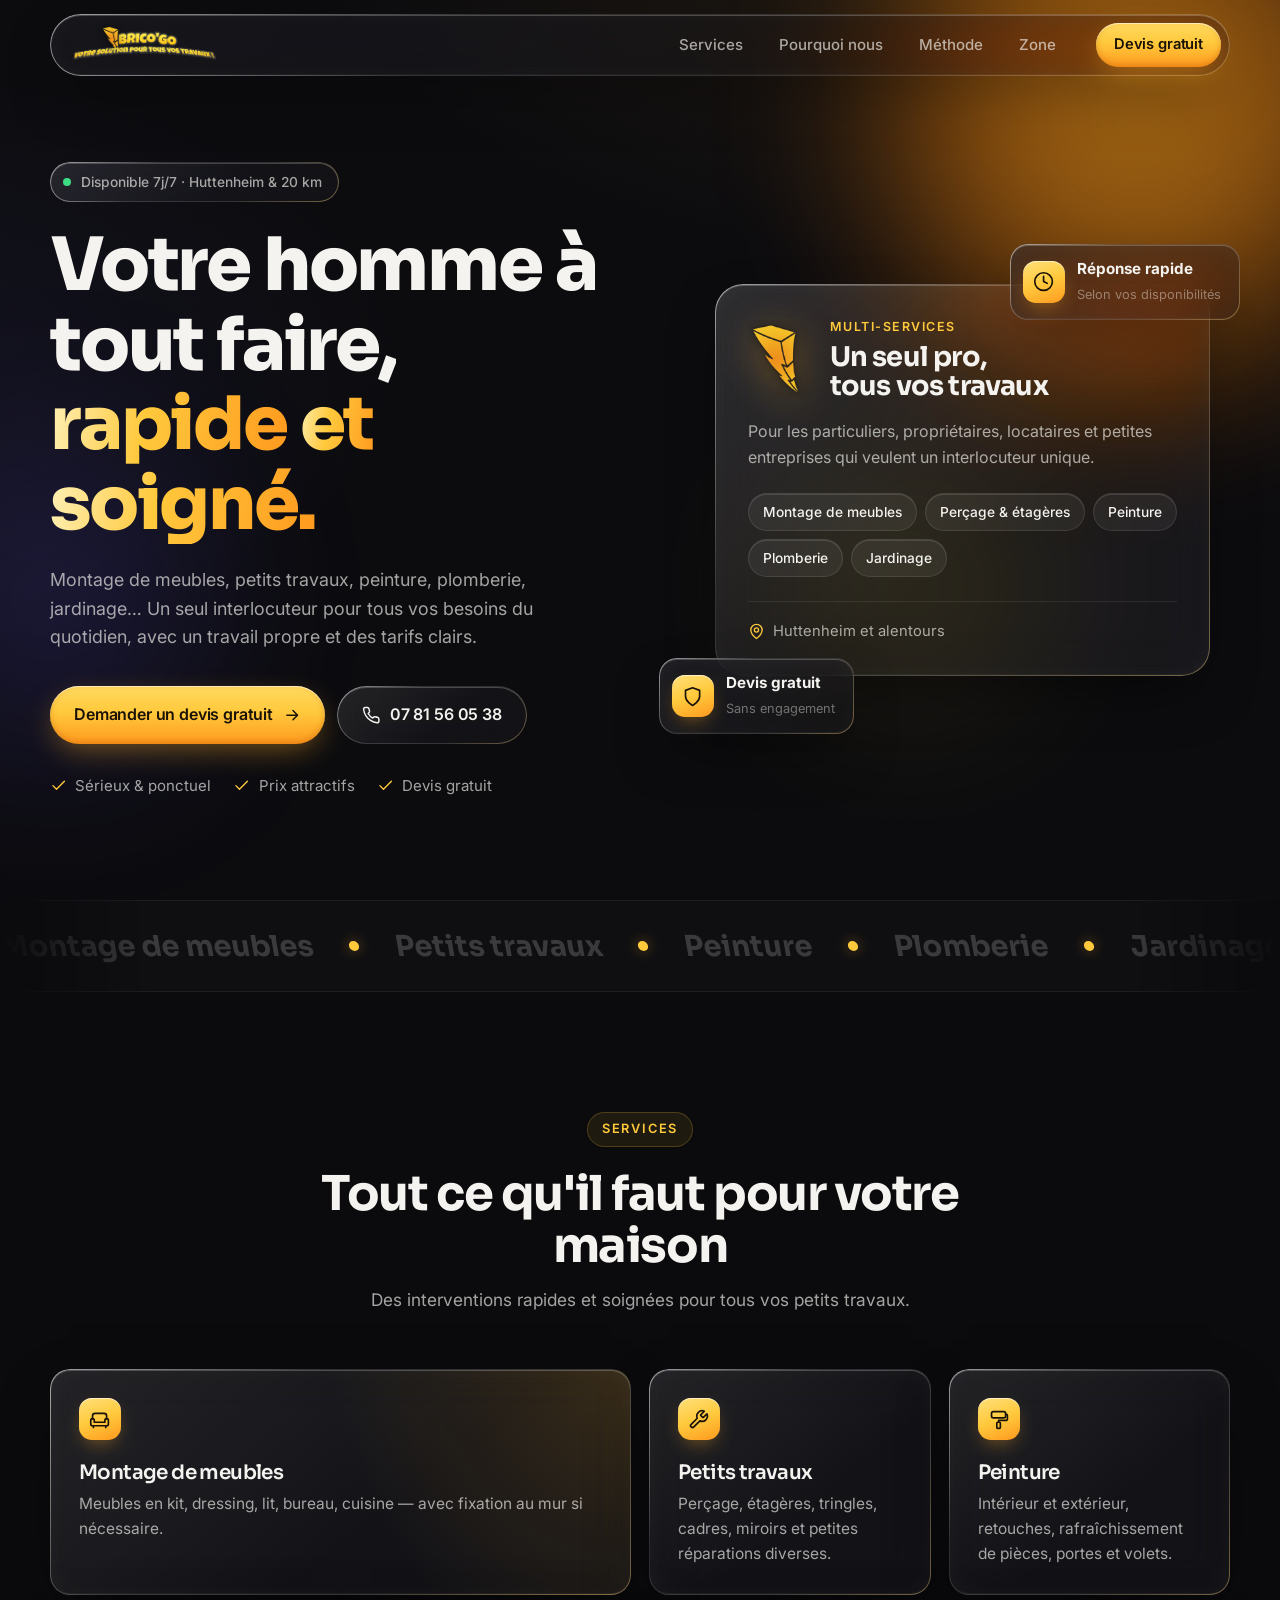
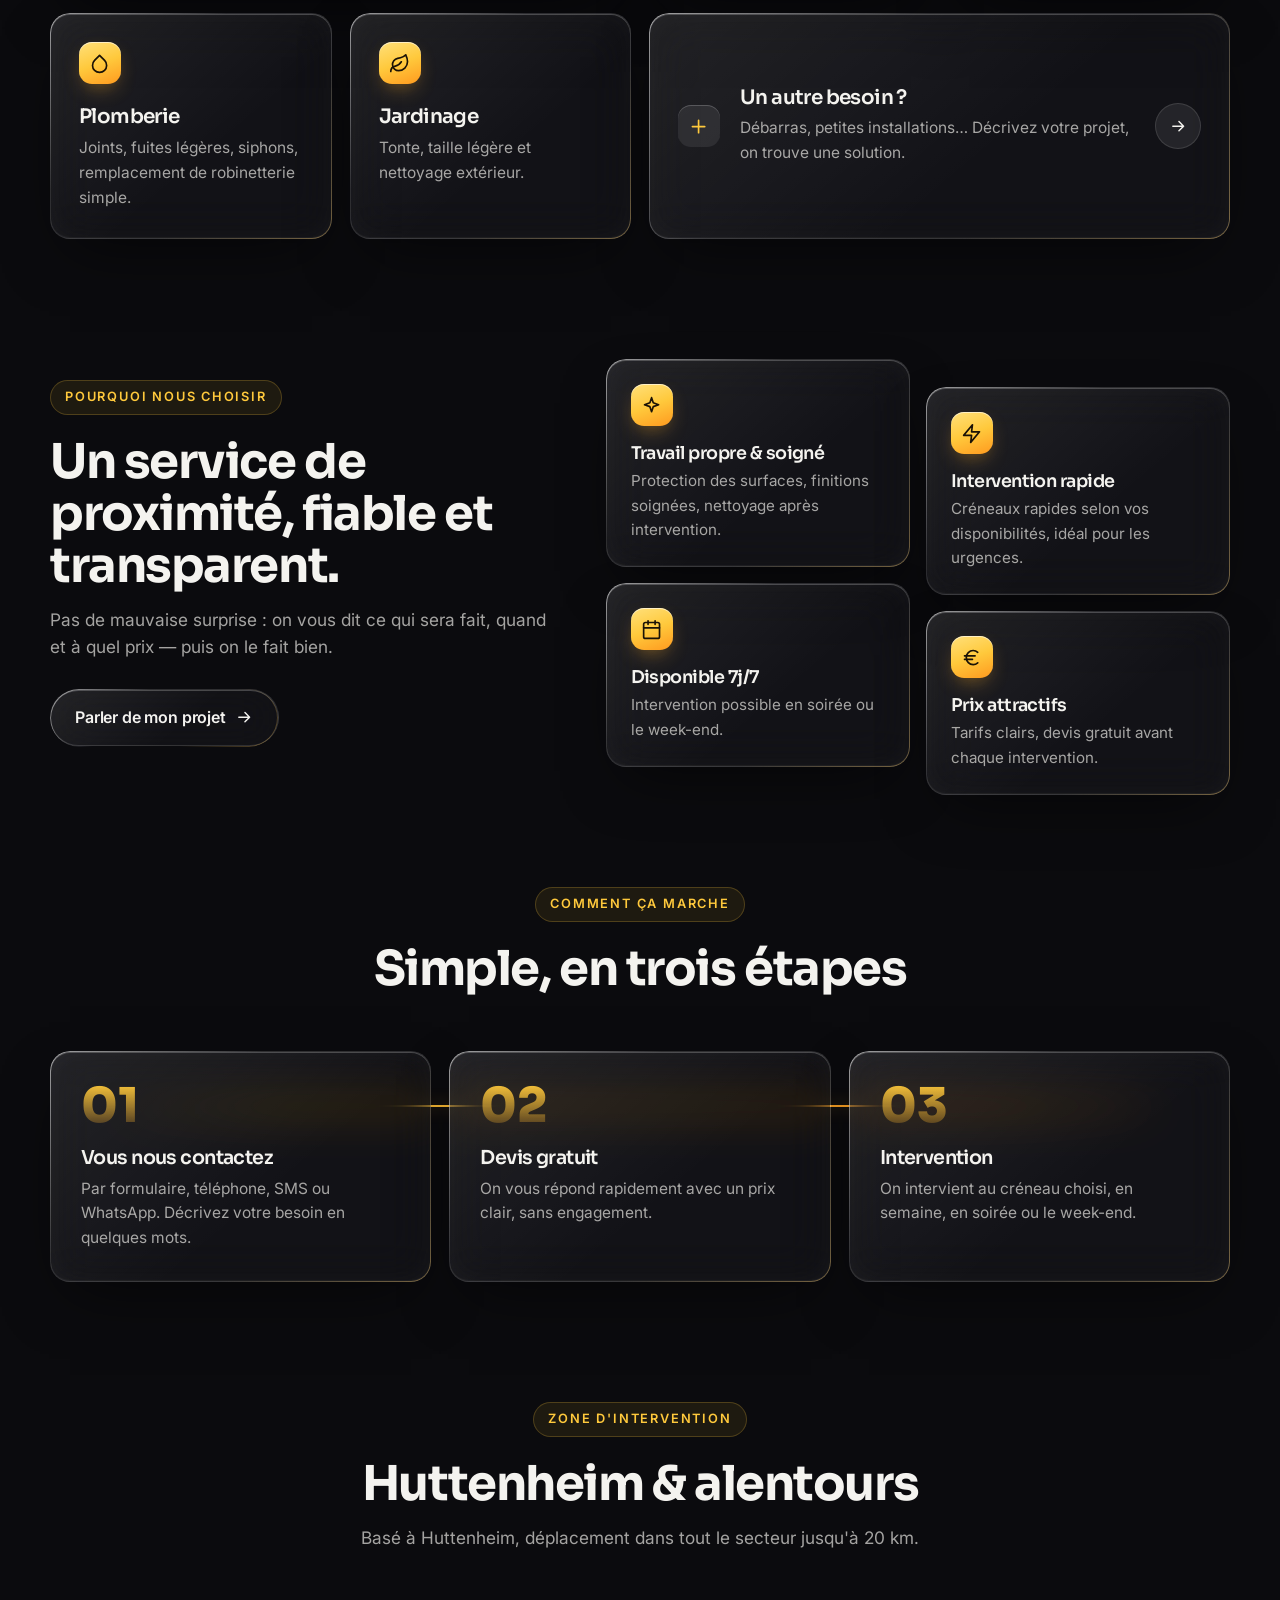
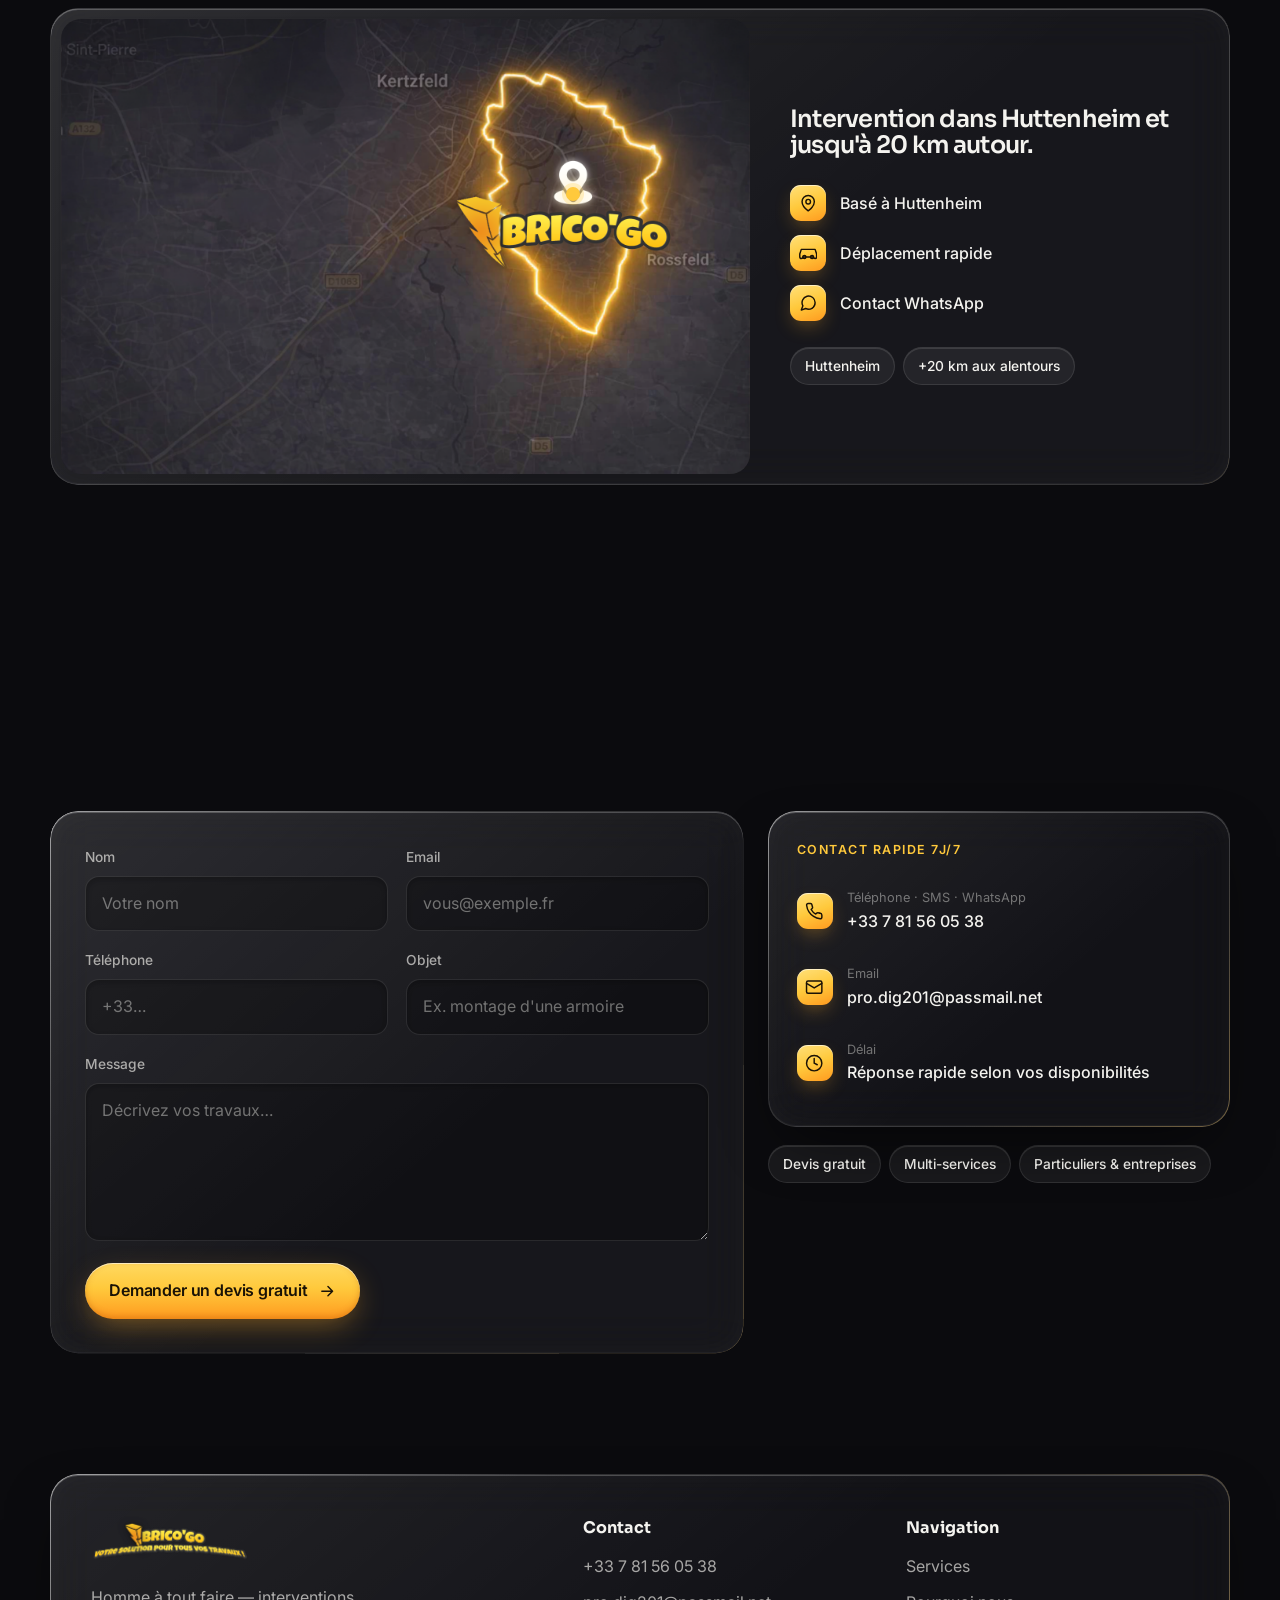
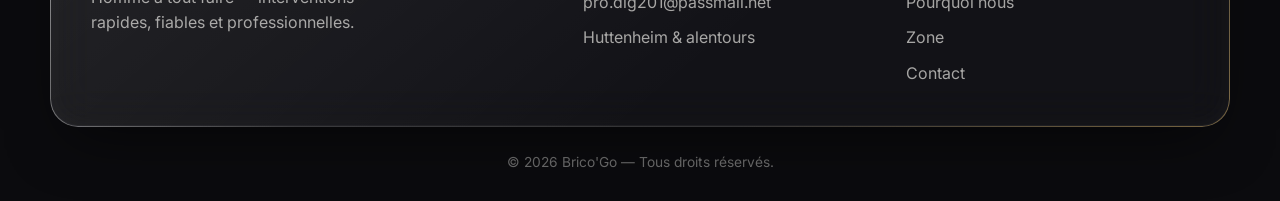
<file: index.html>
<!DOCTYPE html>
<html lang="fr">
<head>
  <meta charset="UTF-8">
  <meta name="viewport" content="width=device-width, initial-scale=1">
  <title>Brico'Go — Homme à tout faire à Huttenheim, 7j/7</title>
  <meta name="description" content="Brico'Go : montage de meubles, petits travaux, peinture, plomberie et jardinage à Huttenheim et jusqu'à 20 km autour. Devis gratuit, intervention rapide 7j/7.">
  <meta name="theme-color" content="#0b0b0e">

  <link rel="icon" type="image/png" sizes="32x32" href="icon/favicon-32.png">
  <link rel="icon" type="image/png" sizes="16x16" href="icon/favicon-16.png">
  <link rel="apple-touch-icon" sizes="180x180" href="icon/apple-touch-icon-iphone-retina.png">

  <link rel="preconnect" href="https://fonts.googleapis.com">
  <link rel="preconnect" href="https://fonts.gstatic.com" crossorigin>
  <link href="https://fonts.googleapis.com/css2?family=Inter:wght@400;500;600;700&family=Sora:wght@600;700;800&display=swap" rel="stylesheet">
  <link rel="stylesheet" href="style.css">
  <script>
    try {
      if (!sessionStorage.getItem('bg-intro') && !matchMedia('(prefers-reduced-motion: reduce)').matches) {
        document.documentElement.classList.add('has-intro');
        sessionStorage.setItem('bg-intro', '1');
      }
    } catch (e) {}
  </script>
</head>
<body>

<!-- Intro animée (1re visite de la session) -->
<div class="intro" aria-hidden="true">
  <span class="intro-flash"></span>
  <span class="intro-ring"></span>
  <div class="intro-mark">
    <img src="img/icon.png" alt="" class="intro-bolt" width="188" height="227">
    <span class="intro-word">Brico'Go</span>
  </div>
</div>

<!-- Progression de lecture -->
<div class="progress" aria-hidden="true"></div>

<!-- Fond ambiant -->
<div class="ambient" aria-hidden="true">
  <span class="orb orb-1"></span>
  <span class="orb orb-2"></span>
  <span class="orb orb-3"></span>
  <span class="grain"></span>
  <span class="cursor-glow"></span>
</div>

<!-- SVG sprite -->
<svg width="0" height="0" style="position:absolute" aria-hidden="true">
  <defs>
    <symbol id="i-sofa" viewBox="0 0 24 24"><path d="M4 11V8a3 3 0 0 1 3-3h10a3 3 0 0 1 3 3v3"/><path d="M2 13a2 2 0 0 1 4 0v2h12v-2a2 2 0 1 1 4 0v4a2 2 0 0 1-2 2H4a2 2 0 0 1-2-2z"/><path d="M5 19v2M19 19v2"/></symbol>
    <symbol id="i-drill" viewBox="0 0 24 24"><path d="M14.7 6.3a1 1 0 0 0 0 1.4l1.6 1.6a1 1 0 0 0 1.4 0l3.77-3.77a6 6 0 0 1-7.94 7.94l-6.91 6.91a2.12 2.12 0 0 1-3-3l6.91-6.91a6 6 0 0 1 7.94-7.94z"/></symbol>
    <symbol id="i-brush" viewBox="0 0 24 24"><path d="M18 3H6a2 2 0 0 0-2 2v3a2 2 0 0 0 2 2h12a2 2 0 0 0 2-2V5a2 2 0 0 0-2-2z"/><path d="M20 6h1a1 1 0 0 1 1 1v4a2 2 0 0 1-2 2h-8v2"/><rect x="10" y="15" width="4" height="7" rx="1"/></symbol>
    <symbol id="i-drop" viewBox="0 0 24 24"><path d="M12 2.7 6.3 8.4a8 8 0 1 0 11.4 0z"/></symbol>
    <symbol id="i-leaf" viewBox="0 0 24 24"><path d="M11 20A7 7 0 0 1 9.8 6.1C15.5 5 17 4.5 19 2c1 2 2 4.2 2 8 0 5.5-4.8 10-10 10z"/><path d="M2 21c0-3 1.9-5.4 5.2-6.1 2.5-.5 5-2 6.8-4.9"/></symbol>
    <symbol id="i-plus" viewBox="0 0 24 24"><path d="M12 5v14M5 12h14"/></symbol>
    <symbol id="i-spark" viewBox="0 0 24 24"><path d="M12 3l1.9 5.8L20 11l-6.1 2.2L12 19l-1.9-5.8L4 11l6.1-2.2z"/></symbol>
    <symbol id="i-bolt" viewBox="0 0 24 24"><path d="M13 2 3 14h9l-1 8 10-12h-9z"/></symbol>
    <symbol id="i-cal" viewBox="0 0 24 24"><rect x="3" y="4" width="18" height="18" rx="2"/><path d="M16 2v4M8 2v4M3 10h18"/></symbol>
    <symbol id="i-euro" viewBox="0 0 24 24"><path d="M4 10h12M4 14h9"/><path d="M19 6a7.7 7.7 0 0 0-5.2-2A7.9 7.9 0 0 0 6 12c0 4.4 3.5 8 7.8 8 2 0 3.8-.8 5.2-2"/></symbol>
    <symbol id="i-phone" viewBox="0 0 24 24"><path d="M22 16.9v3a2 2 0 0 1-2.2 2 19.8 19.8 0 0 1-8.6-3.1 19.5 19.5 0 0 1-6-6A19.8 19.8 0 0 1 2.1 4.2 2 2 0 0 1 4.1 2h3a2 2 0 0 1 2 1.7c.1.9.4 1.8.7 2.7a2 2 0 0 1-.5 2.1L8 9.8a16 16 0 0 0 6 6l1.3-1.3a2 2 0 0 1 2.1-.4c.9.3 1.8.6 2.7.7a2 2 0 0 1 1.7 2z"/></symbol>
    <symbol id="i-mail" viewBox="0 0 24 24"><rect x="2" y="4" width="20" height="16" rx="2"/><path d="m22 7-10 6L2 7"/></symbol>
    <symbol id="i-pin" viewBox="0 0 24 24"><path d="M20 10c0 6-8 12-8 12s-8-6-8-12a8 8 0 0 1 16 0z"/><circle cx="12" cy="10" r="3"/></symbol>
    <symbol id="i-check" viewBox="0 0 24 24"><path d="M20 6 9 17l-5-5"/></symbol>
    <symbol id="i-arrow" viewBox="0 0 24 24"><path d="M5 12h14M13 6l6 6-6 6"/></symbol>
    <symbol id="i-car" viewBox="0 0 24 24"><path d="M5 17h14M5 17a2 2 0 1 1-4 0v-4l2-6h18l2 6v4a2 2 0 1 1-4 0"/><circle cx="7" cy="17" r="2"/><circle cx="17" cy="17" r="2"/></symbol>
    <symbol id="i-chat" viewBox="0 0 24 24"><path d="M21 11.5a8.4 8.4 0 0 1-12.4 7.4L3 21l2.1-5.6A8.5 8.5 0 1 1 21 11.5z"/></symbol>
    <symbol id="i-clock" viewBox="0 0 24 24"><circle cx="12" cy="12" r="10"/><path d="M12 6v6l4 2"/></symbol>
    <symbol id="i-shield" viewBox="0 0 24 24"><path d="M12 22s8-4 8-10V5l-8-3-8 3v7c0 6 8 10 8 10z"/></symbol>
  </defs>
</svg>

<!-- ===========================
     NAVBAR
=========================== -->
<header class="header" id="header">
  <nav class="nav glass" aria-label="Navigation principale">
    <a href="#top" class="nav-logo" aria-label="Brico'Go — accueil">
      <img src="img/logo.png" alt="Brico'Go" width="640" height="227">
    </a>

    <div class="nav-links" id="navbar">
      <a href="#services">Services</a>
      <a href="#why">Pourquoi nous</a>
      <a href="#process">Méthode</a>
      <a href="#zone">Zone</a>
      <a href="#contact" class="nav-links-cta">Devis gratuit</a>
    </div>

    <a href="#contact" class="btn btn-primary btn-sm nav-cta">Devis gratuit</a>

    <button class="hamburger" id="hamburger" aria-label="Ouvrir le menu" aria-expanded="false" aria-controls="navbar">
      <span></span><span></span>
    </button>
  </nav>
</header>

<main id="top">

  <!-- ===========================
       HERO
  =========================== -->
  <section class="hero container">
    <div class="hero-copy">
      <span class="eyebrow glass reveal">
        <span class="live-dot"></span>
        Disponible 7j/7 · Huttenheim &amp; 20 km
      </span>

      <h1 class="split">Votre homme à tout faire, <span class="grad">rapide et soigné.</span></h1>

      <p class="lead reveal">
        Montage de meubles, petits travaux, peinture, plomberie, jardinage…
        Un seul interlocuteur pour tous vos besoins du quotidien, avec un travail propre et des tarifs clairs.
      </p>

      <div class="hero-actions reveal">
        <a href="#contact" class="btn btn-primary">
          Demander un devis gratuit
          <svg class="ic"><use href="#i-arrow"/></svg>
        </a>
        <a href="tel:+33781560538" class="btn btn-glass glass">
          <svg class="ic"><use href="#i-phone"/></svg>
          07 81 56 05 38
        </a>
      </div>

      <ul class="hero-trust reveal">
        <li><svg class="ic"><use href="#i-check"/></svg>Sérieux &amp; ponctuel</li>
        <li><svg class="ic"><use href="#i-check"/></svg>Prix attractifs</li>
        <li><svg class="ic"><use href="#i-check"/></svg>Devis gratuit</li>
      </ul>
    </div>

    <div class="hero-visual reveal">
      <div class="hero-card glass glass-strong tilt">
        <div class="hero-card-top">
          <img src="img/icon.png" alt="" class="hero-card-icon" width="188" height="227">
          <div>
            <span class="kicker">Multi-services</span>
            <h2>Un seul pro,<br>tous vos travaux</h2>
          </div>
        </div>
        <p>Pour les particuliers, propriétaires, locataires et petites entreprises qui veulent un interlocuteur unique.</p>
        <div class="chips">
          <span class="chip">Montage de meubles</span>
          <span class="chip">Perçage &amp; étagères</span>
          <span class="chip">Peinture</span>
          <span class="chip">Plomberie</span>
          <span class="chip">Jardinage</span>
        </div>
        <div class="hero-card-foot">
          <svg class="ic"><use href="#i-pin"/></svg>
          Huttenheim et alentours
        </div>
      </div>

      <div class="float-card glass float-1">
        <span class="float-ic"><svg class="ic"><use href="#i-clock"/></svg></span>
        <div><strong>Réponse rapide</strong><small>Selon vos disponibilités</small></div>
      </div>
      <div class="float-card glass float-2">
        <span class="float-ic"><svg class="ic"><use href="#i-shield"/></svg></span>
        <div><strong>Devis gratuit</strong><small>Sans engagement</small></div>
      </div>
    </div>
  </section>

  <!-- Bandeau défilant -->
  <div class="marquee" aria-hidden="true">
    <div class="marquee-track">
      <span>Montage de meubles</span><i></i><span>Petits travaux</span><i></i><span>Peinture</span><i></i><span>Plomberie</span><i></i><span>Jardinage</span><i></i><span>Débarras</span><i></i>
      <span>Montage de meubles</span><i></i><span>Petits travaux</span><i></i><span>Peinture</span><i></i><span>Plomberie</span><i></i><span>Jardinage</span><i></i><span>Débarras</span><i></i>
    </div>
  </div>

  <!-- ===========================
       SERVICES
  =========================== -->
  <section class="section container" id="services">
    <header class="section-head reveal">
      <span class="section-tag">Services</span>
      <h2>Tout ce qu'il faut pour votre maison</h2>
      <p>Des interventions rapides et soignées pour tous vos petits travaux.</p>
    </header>

    <div class="bento">
      <article class="card glass reveal span-2">
        <span class="card-ic"><svg class="ic"><use href="#i-sofa"/></svg></span>
        <h3>Montage de meubles</h3>
        <p>Meubles en kit, dressing, lit, bureau, cuisine — avec fixation au mur si nécessaire.</p>
      </article>

      <article class="card glass reveal">
        <span class="card-ic"><svg class="ic"><use href="#i-drill"/></svg></span>
        <h3>Petits travaux</h3>
        <p>Perçage, étagères, tringles, cadres, miroirs et petites réparations diverses.</p>
      </article>

      <article class="card glass reveal">
        <span class="card-ic"><svg class="ic"><use href="#i-brush"/></svg></span>
        <h3>Peinture</h3>
        <p>Intérieur et extérieur, retouches, rafraîchissement de pièces, portes et volets.</p>
      </article>

      <article class="card glass reveal">
        <span class="card-ic"><svg class="ic"><use href="#i-drop"/></svg></span>
        <h3>Plomberie</h3>
        <p>Joints, fuites légères, siphons, remplacement de robinetterie simple.</p>
      </article>

      <article class="card glass reveal">
        <span class="card-ic"><svg class="ic"><use href="#i-leaf"/></svg></span>
        <h3>Jardinage</h3>
        <p>Tonte, taille légère et nettoyage extérieur.</p>
      </article>

      <a href="#contact" class="card card-cta glass reveal span-2">
        <span class="card-ic"><svg class="ic"><use href="#i-plus"/></svg></span>
        <div>
          <h3>Un autre besoin ?</h3>
          <p>Débarras, petites installations… Décrivez votre projet, on trouve une solution.</p>
        </div>
        <span class="card-arrow"><svg class="ic"><use href="#i-arrow"/></svg></span>
      </a>
    </div>
  </section>

  <!-- ===========================
       POURQUOI NOUS
  =========================== -->
  <section class="section container" id="why">
    <div class="why">
      <header class="section-head section-head-left reveal">
        <span class="section-tag">Pourquoi nous choisir</span>
        <h2>Un service de proximité, fiable et transparent.</h2>
        <p>Pas de mauvaise surprise : on vous dit ce qui sera fait, quand et à quel prix — puis on le fait bien.</p>
        <a href="#contact" class="btn btn-glass glass">Parler de mon projet <svg class="ic"><use href="#i-arrow"/></svg></a>
      </header>

      <div class="features">
        <article class="feature glass reveal">
          <span class="card-ic"><svg class="ic"><use href="#i-spark"/></svg></span>
          <div><h3>Travail propre &amp; soigné</h3><p>Protection des surfaces, finitions soignées, nettoyage après intervention.</p></div>
        </article>
        <article class="feature glass reveal">
          <span class="card-ic"><svg class="ic"><use href="#i-bolt"/></svg></span>
          <div><h3>Intervention rapide</h3><p>Créneaux rapides selon vos disponibilités, idéal pour les urgences.</p></div>
        </article>
        <article class="feature glass reveal">
          <span class="card-ic"><svg class="ic"><use href="#i-cal"/></svg></span>
          <div><h3>Disponible 7j/7</h3><p>Intervention possible en soirée ou le week-end.</p></div>
        </article>
        <article class="feature glass reveal">
          <span class="card-ic"><svg class="ic"><use href="#i-euro"/></svg></span>
          <div><h3>Prix attractifs</h3><p>Tarifs clairs, devis gratuit avant chaque intervention.</p></div>
        </article>
      </div>
    </div>
  </section>

  <!-- ===========================
       MÉTHODE
  =========================== -->
  <section class="section container" id="process">
    <header class="section-head reveal">
      <span class="section-tag">Comment ça marche</span>
      <h2>Simple, en trois étapes</h2>
    </header>

    <ol class="steps">
      <li class="step glass reveal">
        <span class="step-num">01</span>
        <h3>Vous nous contactez</h3>
        <p>Par formulaire, téléphone, SMS ou WhatsApp. Décrivez votre besoin en quelques mots.</p>
      </li>
      <li class="step glass reveal">
        <span class="step-num">02</span>
        <h3>Devis gratuit</h3>
        <p>On vous répond rapidement avec un prix clair, sans engagement.</p>
      </li>
      <li class="step glass reveal">
        <span class="step-num">03</span>
        <h3>Intervention</h3>
        <p>On intervient au créneau choisi, en semaine, en soirée ou le week-end.</p>
      </li>
    </ol>
  </section>

  <!-- ===========================
       ZONE
  =========================== -->
  <section class="section container" id="zone">
    <header class="section-head reveal">
      <span class="section-tag">Zone d'intervention</span>
      <h2>Huttenheim &amp; alentours</h2>
      <p>Basé à Huttenheim, déplacement dans tout le secteur jusqu'à 20 km.</p>
    </header>

    <div class="zone glass glass-strong reveal">
      <div class="zone-map">
        <img src="img/location.png" alt="Carte de la zone d'intervention de Brico'Go autour de Huttenheim" loading="lazy" width="3508" height="2320">
        <div class="zone-pings" aria-hidden="true"><span></span><span></span><span></span><i></i></div>
      </div>
      <div class="zone-info">
        <h3>Intervention dans Huttenheim et jusqu'à 20 km autour.</h3>
        <ul class="zone-list">
          <li><span class="card-ic sm"><svg class="ic"><use href="#i-pin"/></svg></span>Basé à Huttenheim</li>
          <li><span class="card-ic sm"><svg class="ic"><use href="#i-car"/></svg></span>Déplacement rapide</li>
          <li><span class="card-ic sm"><svg class="ic"><use href="#i-chat"/></svg></span>Contact WhatsApp</li>
        </ul>
        <div class="chips">
          <span class="chip">Huttenheim</span>
          <span class="chip">+20 km aux alentours</span>
        </div>
      </div>
    </div>
  </section>

  <!-- ===========================
       CONTACT
  =========================== -->
  <section class="section container" id="contact">
    <header class="section-head reveal">
      <span class="section-tag">Contact &amp; devis</span>
      <h2>Parlons de votre projet</h2>
      <p>Expliquez votre besoin, on vous répond rapidement.</p>
    </header>

    <div class="contact">
      <form id="contact-form" class="form glass glass-strong reveal" action="contact.php" method="post" novalidate>
        <div class="hp" aria-hidden="true">
          <label for="site_web">Ne pas remplir</label>
          <input type="text" id="site_web" name="site_web" tabindex="-1" autocomplete="off">
        </div>
        <div class="field">
          <label for="name">Nom</label>
          <input type="text" id="name" name="name" placeholder="Votre nom" autocomplete="name" required>
        </div>
        <div class="field">
          <label for="email">Email</label>
          <input type="email" id="email" name="email" placeholder="vous@exemple.fr" autocomplete="email" required>
        </div>
        <div class="field">
          <label for="phone">Téléphone</label>
          <input type="tel" id="phone" name="phone" placeholder="+33…" autocomplete="tel" required>
        </div>
        <div class="field">
          <label for="title">Objet</label>
          <input type="text" id="title" name="title" placeholder="Ex. montage d'une armoire" required>
        </div>
        <div class="field field-full">
          <label for="message">Message</label>
          <textarea id="message" name="message" rows="5" placeholder="Décrivez vos travaux…" required></textarea>
        </div>
        <div class="field-full form-foot">
          <button type="submit" class="btn btn-primary">
            Demander un devis gratuit
            <svg class="ic"><use href="#i-arrow"/></svg>
          </button>
          <p id="form-status" role="status" aria-live="polite"></p>
        </div>
      </form>

      <aside class="contact-side reveal">
        <div class="contact-card glass">
          <span class="kicker">Contact rapide 7j/7</span>
          <a href="tel:+33781560538" class="contact-line">
            <span class="card-ic sm"><svg class="ic"><use href="#i-phone"/></svg></span>
            <span><small>Téléphone · SMS · WhatsApp</small>+33 7 81 56 05 38</span>
          </a>
          <a href="mailto:pro.dig201@passmail.net" class="contact-line">
            <span class="card-ic sm"><svg class="ic"><use href="#i-mail"/></svg></span>
            <span><small>Email</small>pro.dig201@passmail.net</span>
          </a>
          <div class="contact-line">
            <span class="card-ic sm"><svg class="ic"><use href="#i-clock"/></svg></span>
            <span><small>Délai</small>Réponse rapide selon vos disponibilités</span>
          </div>
        </div>
        <div class="chips">
          <span class="chip">Devis gratuit</span>
          <span class="chip">Multi-services</span>
          <span class="chip">Particuliers &amp; entreprises</span>
        </div>
      </aside>
    </div>
  </section>

</main>

<!-- ===========================
     FOOTER
=========================== -->
<footer class="footer container">
  <div class="footer-inner glass">
    <div class="footer-brand">
      <img src="img/logo.png" alt="Brico'Go" width="640" height="227" loading="lazy">
      <p>Homme à tout faire — interventions rapides, fiables et professionnelles.</p>
    </div>
    <div class="footer-col">
      <h4>Contact</h4>
      <a href="tel:+33781560538">+33 7 81 56 05 38</a>
      <a href="mailto:pro.dig201@passmail.net">pro.dig201@passmail.net</a>
      <span>Huttenheim &amp; alentours</span>
    </div>
    <div class="footer-col">
      <h4>Navigation</h4>
      <a href="#services">Services</a>
      <a href="#why">Pourquoi nous</a>
      <a href="#zone">Zone</a>
      <a href="#contact">Contact</a>
    </div>
  </div>
  <p class="footer-bottom">© <span id="year">2026</span> Brico'Go — Tous droits réservés.</p>
</footer>

<a href="tel:+33781560538" class="fab glass" aria-label="Appeler Brico'Go">
  <svg class="ic"><use href="#i-phone"/></svg>
</a>

<script src="script.js"></script>
</body>
</html>
</file>
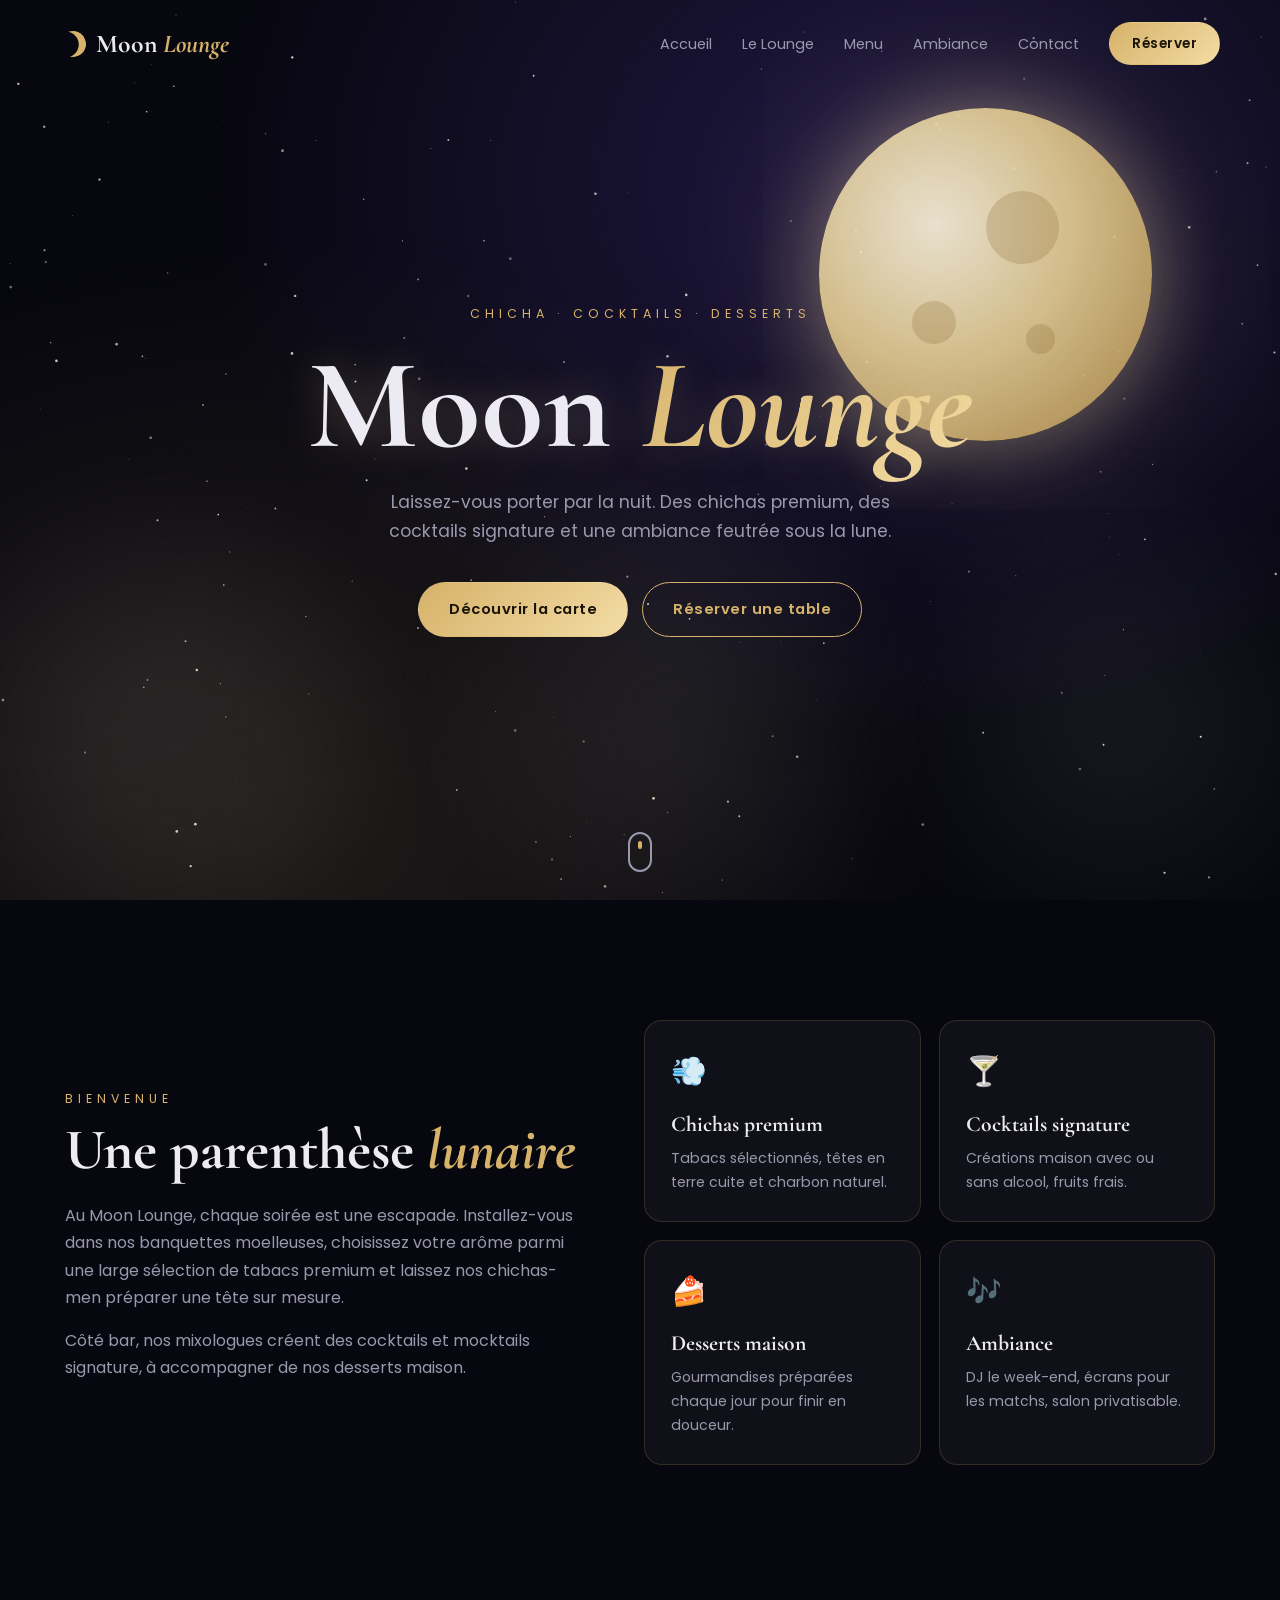
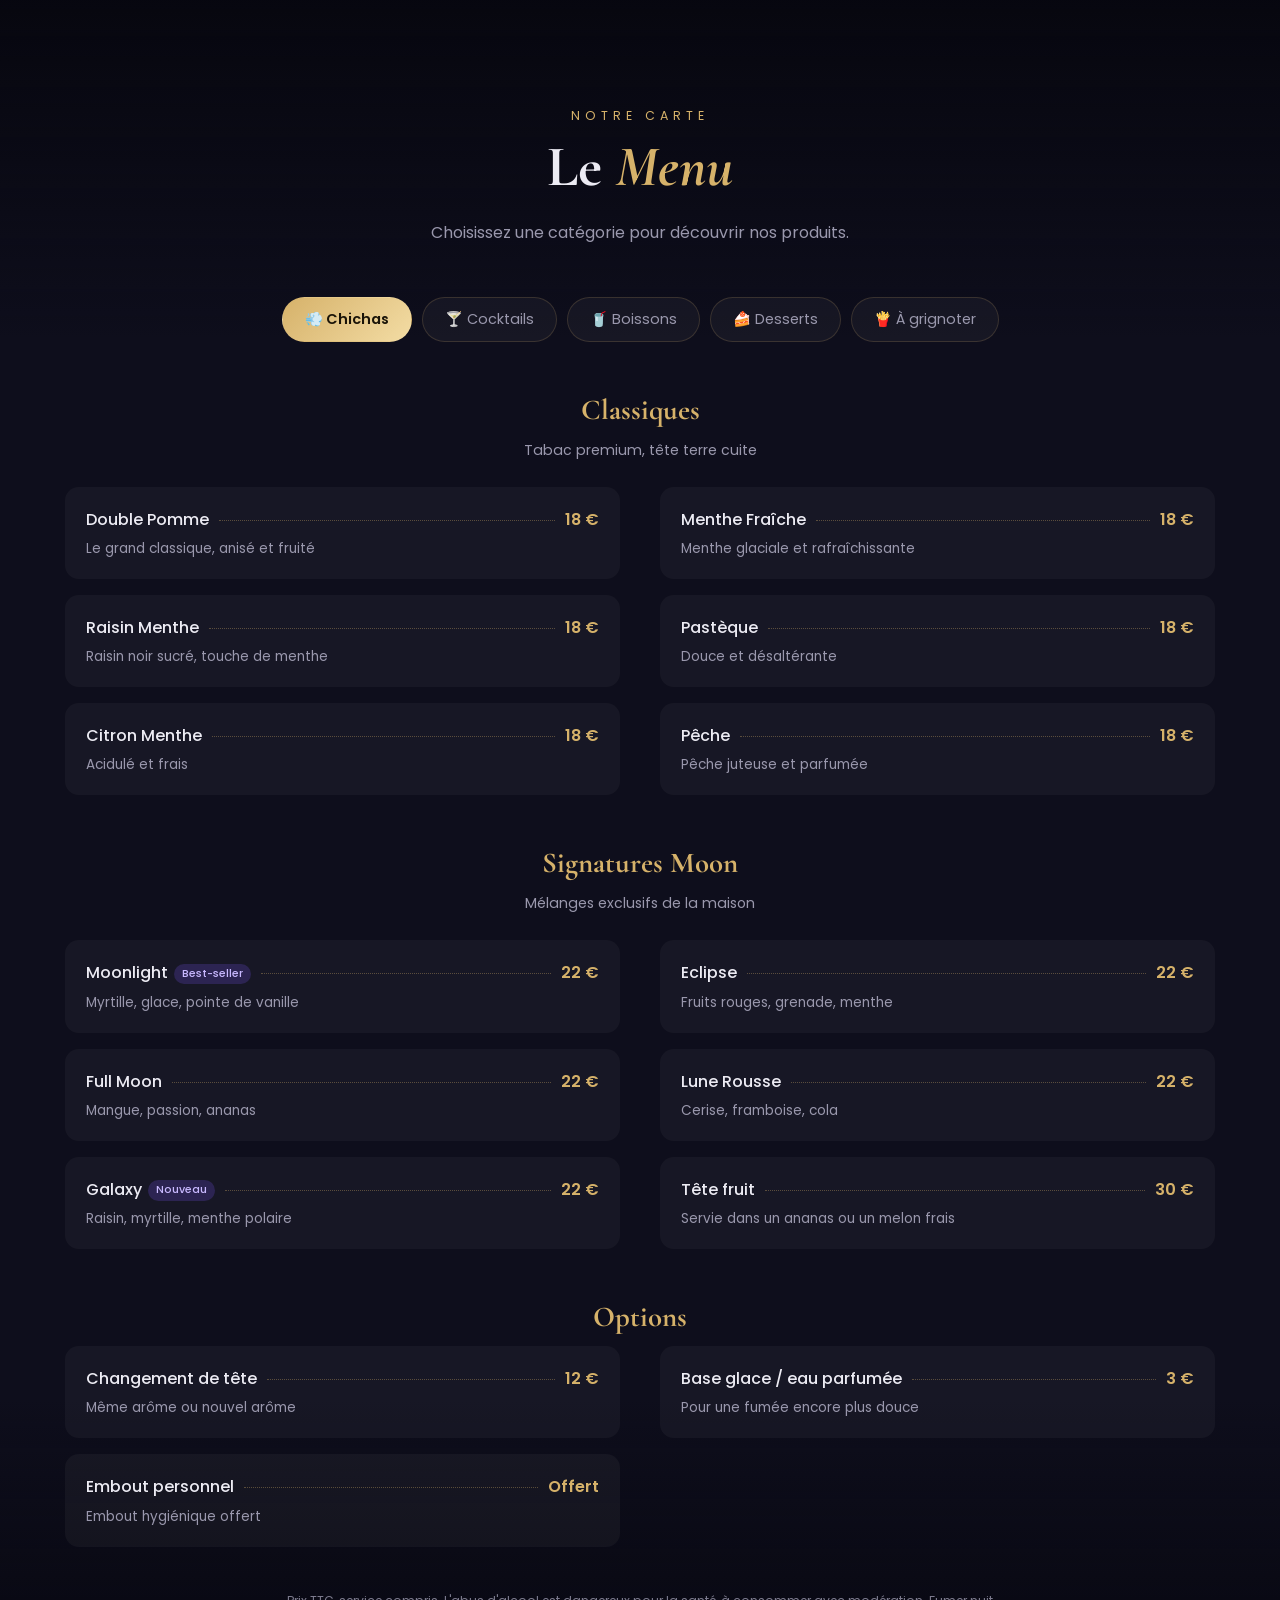
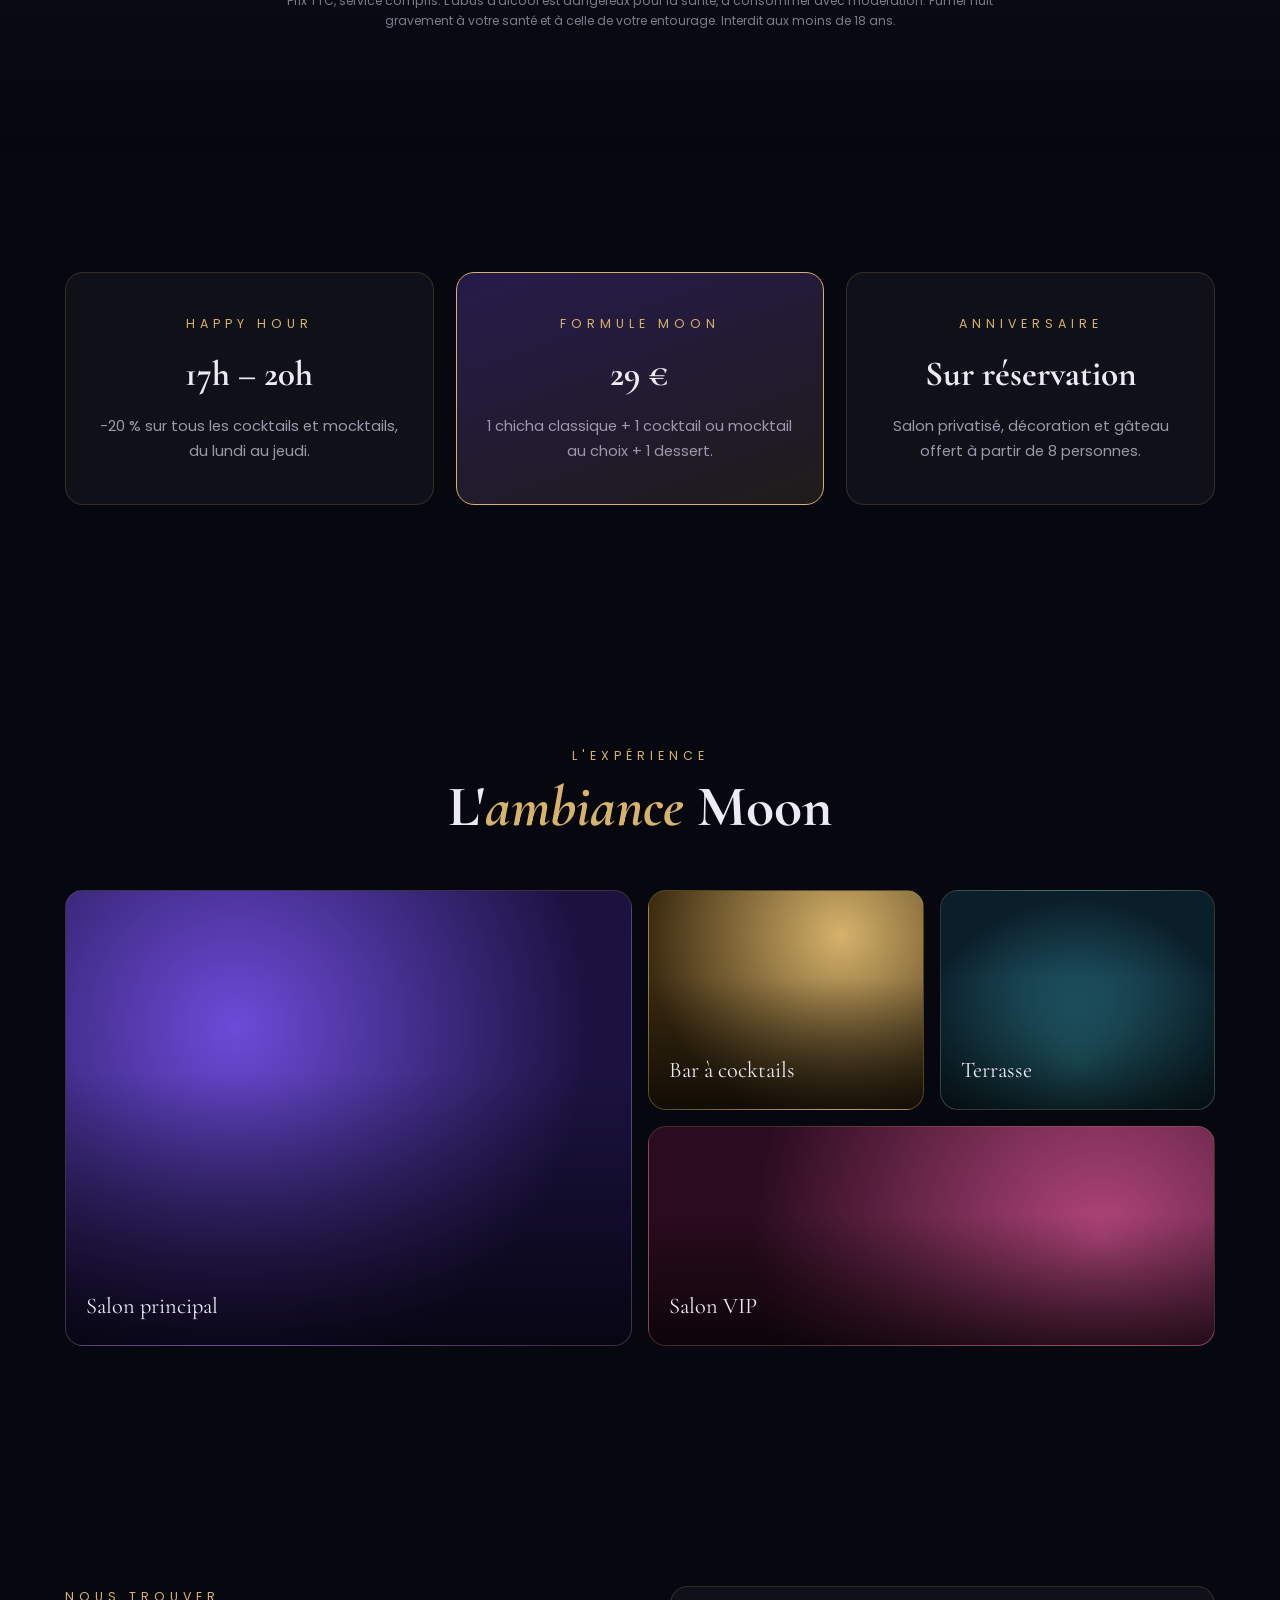
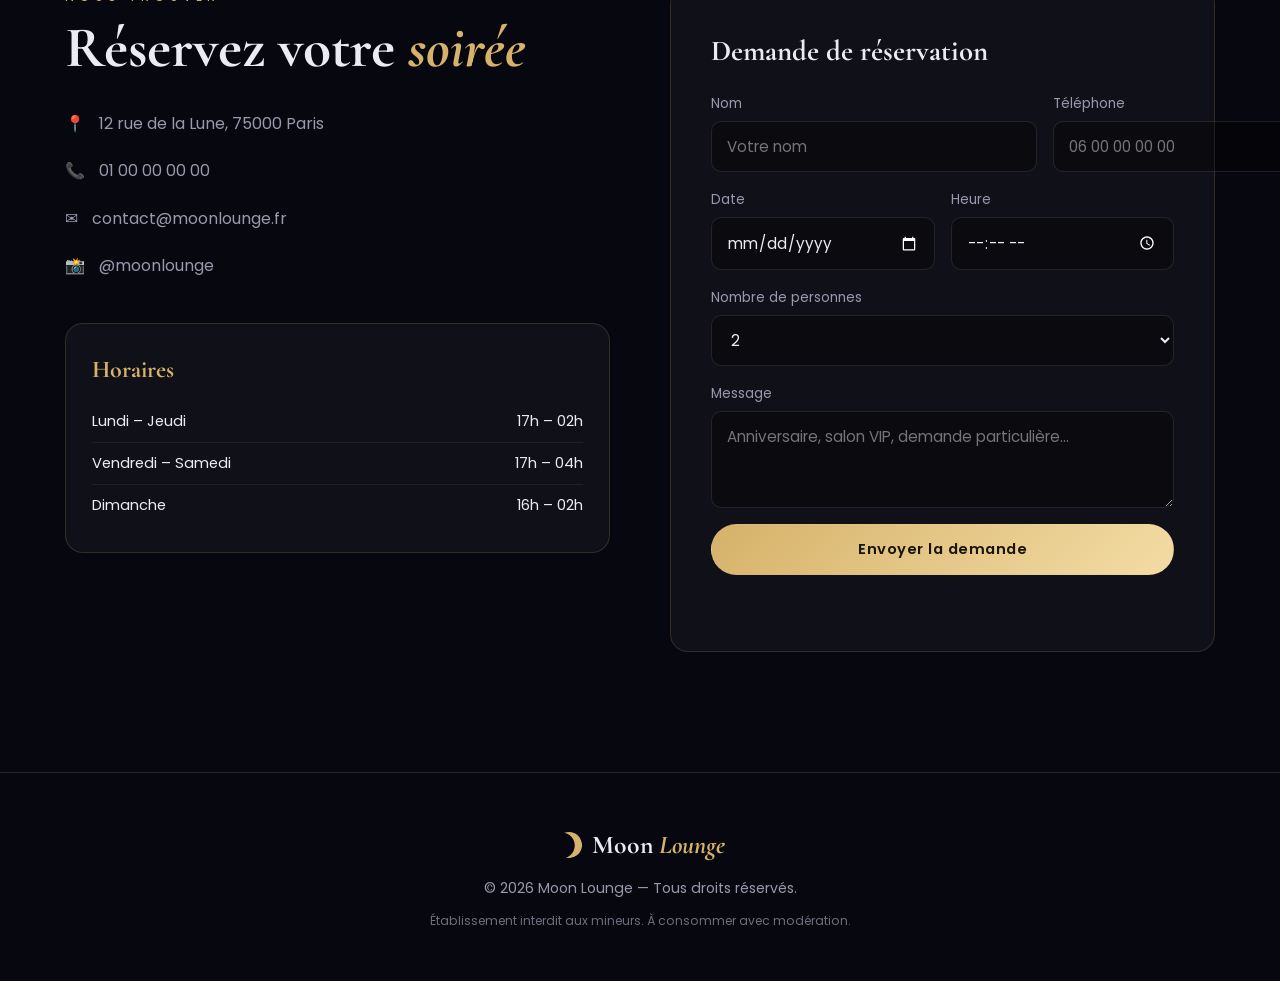
<file: moon-lounge/index.html>
<!DOCTYPE html>
<html lang="fr">
<head>
  <meta charset="UTF-8">
  <meta name="viewport" content="width=device-width, initial-scale=1.0">
  <title>Moon Lounge — Chicha Lounge</title>
  <meta name="description" content="Moon Lounge, votre chicha lounge : chichas premium, cocktails, mocktails, boissons et desserts dans une ambiance feutrée.">
  <link rel="preconnect" href="https://fonts.googleapis.com">
  <link rel="preconnect" href="https://fonts.gstatic.com" crossorigin>
  <link href="https://fonts.googleapis.com/css2?family=Cormorant+Garamond:ital,wght@0,500;0,600;0,700;1,500&family=Poppins:wght@300;400;500;600&display=swap" rel="stylesheet">
  <link rel="icon" href="data:image/svg+xml,<svg xmlns='http://www.w3.org/2000/svg' viewBox='0 0 100 100'><text y='.9em' font-size='90'>🌙</text></svg>">
  <link rel="stylesheet" href="style.css">
</head>
<body>

  <!-- Fond étoilé -->
  <canvas id="stars" aria-hidden="true"></canvas>

  <!-- Navigation -->
  <header class="nav" id="nav">
    <a href="#accueil" class="nav__logo">
      <span class="nav__moon"></span>
      <span>Moon <em>Lounge</em></span>
    </a>
    <nav class="nav__links" id="navLinks">
      <a href="#accueil">Accueil</a>
      <a href="#apropos">Le Lounge</a>
      <a href="#menu">Menu</a>
      <a href="#ambiance">Ambiance</a>
      <a href="#contact">Contact</a>
      <a href="#contact" class="btn btn--small">Réserver</a>
    </nav>
    <button class="nav__burger" id="burger" aria-label="Ouvrir le menu" aria-expanded="false">
      <span></span><span></span><span></span>
    </button>
  </header>

  <!-- Hero -->
  <section class="hero" id="accueil">
    <div class="hero__moon" aria-hidden="true">
      <div class="crater c1"></div><div class="crater c2"></div><div class="crater c3"></div>
    </div>
    <div class="smoke" aria-hidden="true"><span></span><span></span><span></span></div>
    <div class="hero__content">
      <p class="hero__kicker">Chicha · Cocktails · Desserts</p>
      <h1>Moon <span>Lounge</span></h1>
      <p class="hero__text">Laissez-vous porter par la nuit. Des chichas premium, des cocktails signature et une ambiance feutrée sous la lune.</p>
      <div class="hero__actions">
        <a href="#menu" class="btn">Découvrir la carte</a>
        <a href="#contact" class="btn btn--ghost">Réserver une table</a>
      </div>
    </div>
    <a href="#apropos" class="hero__scroll" aria-label="Défiler vers le bas"></a>
  </section>

  <!-- À propos -->
  <section class="section about" id="apropos">
    <div class="container about__grid">
      <div class="about__text reveal">
        <p class="section__kicker">Bienvenue</p>
        <h2>Une parenthèse <em>lunaire</em></h2>
        <p>Au Moon Lounge, chaque soirée est une escapade. Installez-vous dans nos banquettes moelleuses, choisissez votre arôme parmi une large sélection de tabacs premium et laissez nos chichas-men préparer une tête sur mesure.</p>
        <p>Côté bar, nos mixologues créent des cocktails et mocktails signature, à accompagner de nos desserts maison.</p>
      </div>
      <div class="about__features reveal">
        <div class="feature">
          <div class="feature__icon">💨</div>
          <h3>Chichas premium</h3>
          <p>Tabacs sélectionnés, têtes en terre cuite et charbon naturel.</p>
        </div>
        <div class="feature">
          <div class="feature__icon">🍸</div>
          <h3>Cocktails signature</h3>
          <p>Créations maison avec ou sans alcool, fruits frais.</p>
        </div>
        <div class="feature">
          <div class="feature__icon">🍰</div>
          <h3>Desserts maison</h3>
          <p>Gourmandises préparées chaque jour pour finir en douceur.</p>
        </div>
        <div class="feature">
          <div class="feature__icon">🎶</div>
          <h3>Ambiance</h3>
          <p>DJ le week-end, écrans pour les matchs, salon privatisable.</p>
        </div>
      </div>
    </div>
  </section>

  <!-- Menu -->
  <section class="section menu" id="menu">
    <div class="container">
      <div class="section__head reveal">
        <p class="section__kicker">Notre carte</p>
        <h2>Le <em>Menu</em></h2>
        <p class="section__sub">Choisissez une catégorie pour découvrir nos produits.</p>
      </div>

      <div class="tabs reveal" role="tablist" id="tabs"></div>
      <div class="menu__panel" id="menuPanel" role="tabpanel" aria-live="polite"></div>
      <p class="menu__note">Prix TTC, service compris. L'abus d'alcool est dangereux pour la santé, à consommer avec modération. Fumer nuit gravement à votre santé et à celle de votre entourage. Interdit aux moins de 18 ans.</p>
    </div>
  </section>

  <!-- Formules -->
  <section class="section offers">
    <div class="container offers__grid">
      <div class="offer reveal">
        <p class="offer__tag">Happy Hour</p>
        <h3>17h – 20h</h3>
        <p>-20 % sur tous les cocktails et mocktails, du lundi au jeudi.</p>
      </div>
      <div class="offer offer--featured reveal">
        <p class="offer__tag">Formule Moon</p>
        <h3>29 €</h3>
        <p>1 chicha classique + 1 cocktail ou mocktail au choix + 1 dessert.</p>
      </div>
      <div class="offer reveal">
        <p class="offer__tag">Anniversaire</p>
        <h3>Sur réservation</h3>
        <p>Salon privatisé, décoration et gâteau offert à partir de 8 personnes.</p>
      </div>
    </div>
  </section>

  <!-- Ambiance -->
  <section class="section ambiance" id="ambiance">
    <div class="container">
      <div class="section__head reveal">
        <p class="section__kicker">L'expérience</p>
        <h2>L'<em>ambiance</em> Moon</h2>
      </div>
      <div class="gallery">
        <div class="gallery__item g1 reveal"><span>Salon principal</span></div>
        <div class="gallery__item g2 reveal"><span>Bar à cocktails</span></div>
        <div class="gallery__item g3 reveal"><span>Terrasse</span></div>
        <div class="gallery__item g4 reveal"><span>Salon VIP</span></div>
        <div class="gallery__item g5 reveal"><span>Soirées DJ</span></div>
      </div>
    </div>
  </section>

  <!-- Contact -->
  <section class="section contact" id="contact">
    <div class="container contact__grid">
      <div class="contact__info reveal">
        <p class="section__kicker">Nous trouver</p>
        <h2>Réservez votre <em>soirée</em></h2>
        <ul class="contact__list">
          <li><span>📍</span> 12 rue de la Lune, 75000 Paris</li>
          <li><span>📞</span> <a href="tel:+33100000000">01 00 00 00 00</a></li>
          <li><span>✉️</span> <a href="mailto:contact@moonlounge.fr">contact@moonlounge.fr</a></li>
          <li><span>📸</span> <a href="#">@moonlounge</a></li>
        </ul>
        <div class="hours">
          <h3>Horaires</h3>
          <div class="hours__row"><span>Lundi – Jeudi</span><span>17h – 02h</span></div>
          <div class="hours__row"><span>Vendredi – Samedi</span><span>17h – 04h</span></div>
          <div class="hours__row"><span>Dimanche</span><span>16h – 02h</span></div>
        </div>
      </div>

      <form class="form reveal" id="resaForm" novalidate>
        <h3>Demande de réservation</h3>
        <div class="form__row">
          <label>Nom<input type="text" name="nom" required placeholder="Votre nom"></label>
          <label>Téléphone<input type="tel" name="tel" required placeholder="06 00 00 00 00"></label>
        </div>
        <div class="form__row">
          <label>Date<input type="date" name="date" required></label>
          <label>Heure<input type="time" name="heure" required></label>
        </div>
        <label>Nombre de personnes
          <select name="personnes">
            <option>2</option><option>3</option><option>4</option><option>5</option>
            <option>6</option><option>7</option><option>8+</option>
          </select>
        </label>
        <label>Message<textarea name="message" rows="3" placeholder="Anniversaire, salon VIP, demande particulière…"></textarea></label>
        <button type="submit" class="btn btn--full">Envoyer la demande</button>
        <p class="form__status" id="formStatus" role="status"></p>
      </form>
    </div>
  </section>

  <footer class="footer">
    <a href="#accueil" class="nav__logo">
      <span class="nav__moon"></span>
      <span>Moon <em>Lounge</em></span>
    </a>
    <p>© <span id="year"></span> Moon Lounge — Tous droits réservés.</p>
    <p class="footer__legal">Établissement interdit aux mineurs. À consommer avec modération.</p>
  </footer>

  <script src="script.js"></script>
</body>
</html>
</file>
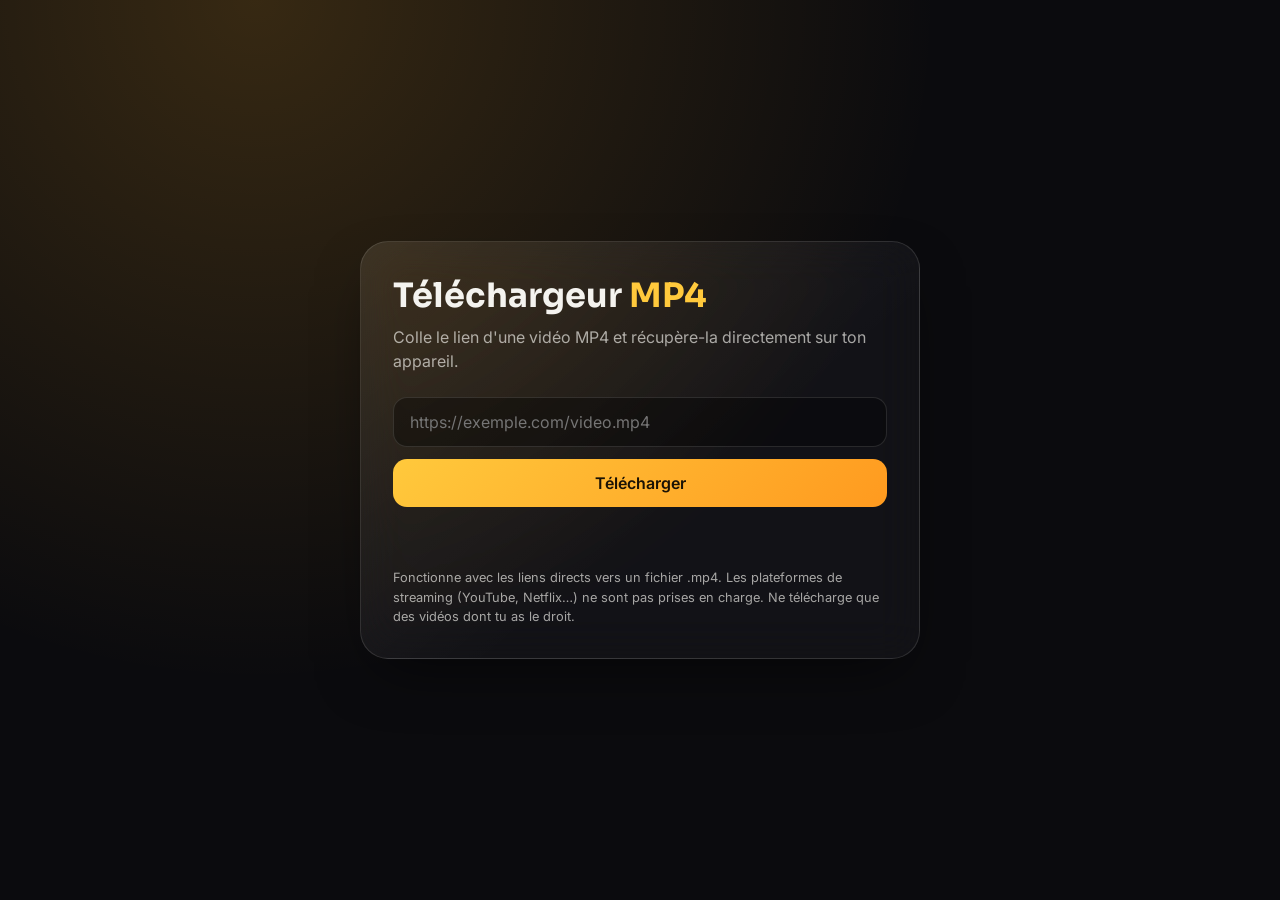
<file: telecharger/index.html>
<!DOCTYPE html>
<html lang="fr">
<head>
  <meta charset="UTF-8">
  <meta name="viewport" content="width=device-width, initial-scale=1">
  <title>Téléchargeur MP4</title>
  <meta name="robots" content="noindex">
  <link rel="preconnect" href="https://fonts.googleapis.com">
  <link href="https://fonts.googleapis.com/css2?family=Inter:wght@400;500;600&family=Sora:wght@600;700&display=swap" rel="stylesheet">
  <style>
    :root {
      --bg: #0b0b0e;
      --text: #f4f3ef;
      --muted: rgba(244, 243, 239, 0.66);
      --amber: #ffc93c;
      --amber-2: #ff9a1f;
      --glass-bg: linear-gradient(140deg, rgba(255,255,255,0.10), rgba(255,255,255,0.03) 60%);
      --glass-border: rgba(255, 255, 255, 0.12);
      --error: #ff6b6b;
      --ok: #6be3a4;
    }
    * { box-sizing: border-box; }
    body {
      margin: 0;
      min-height: 100vh;
      display: grid;
      place-items: center;
      padding: 24px 16px;
      background: radial-gradient(circle at 20% 0%, rgba(255,176,40,0.18), transparent 50%), var(--bg);
      color: var(--text);
      font-family: "Inter", system-ui, -apple-system, "Segoe UI", sans-serif;
    }
    .carte {
      width: 100%;
      max-width: 560px;
      padding: 32px;
      border-radius: 28px;
      background: var(--glass-bg);
      border: 1px solid var(--glass-border);
      backdrop-filter: blur(22px) saturate(170%);
      box-shadow: 0 24px 60px -20px rgba(0,0,0,0.6);
    }
    h1 {
      margin: 0 0 8px;
      font-family: "Sora", sans-serif;
      font-size: clamp(1.6rem, 5vw, 2.1rem);
    }
    h1 span { color: var(--amber); }
    p.intro { margin: 0 0 24px; color: var(--muted); line-height: 1.5; }
    form { display: flex; flex-direction: column; gap: 12px; }
    input {
      width: 100%;
      padding: 14px 16px;
      border-radius: 14px;
      border: 1px solid var(--glass-border);
      background: rgba(0,0,0,0.35);
      color: var(--text);
      font: inherit;
    }
    input:focus { outline: 2px solid var(--amber); outline-offset: 1px; }
    button {
      padding: 14px 18px;
      border: 0;
      border-radius: 14px;
      background: linear-gradient(135deg, var(--amber), var(--amber-2));
      color: #1a1205;
      font: 600 1rem "Inter", sans-serif;
      cursor: pointer;
    }
    button:disabled { opacity: 0.6; cursor: wait; }
    .statut { min-height: 1.4em; margin: 16px 0 0; font-size: 0.95rem; }
    .statut.erreur { color: var(--error); }
    .statut.ok { color: var(--ok); }
    .note { margin: 24px 0 0; font-size: 0.8rem; color: var(--muted); line-height: 1.5; }
  </style>
</head>
<body>
  <main class="carte">
    <h1>Téléchargeur <span>MP4</span></h1>
    <p class="intro">Colle le lien d'une vidéo MP4 et récupère-la directement sur ton appareil.</p>

    <form id="formulaire">
      <input id="lien" type="url" placeholder="https://exemple.com/video.mp4" required autocomplete="off">
      <button id="bouton" type="submit">Télécharger</button>
    </form>
    <p id="statut" class="statut" role="status"></p>

    <p class="note">Fonctionne avec les liens directs vers un fichier .mp4. Les plateformes de streaming
      (YouTube, Netflix…) ne sont pas prises en charge. Ne télécharge que des vidéos dont tu as le droit.</p>
  </main>

  <script>
    const formulaire = document.getElementById('formulaire');
    const lien = document.getElementById('lien');
    const bouton = document.getElementById('bouton');
    const statut = document.getElementById('statut');

    function afficher(message, classe = '') {
      statut.textContent = message;
      statut.className = 'statut ' + classe;
    }

    function taille(octets) {
      if (!octets) return '';
      const unites = ['o', 'Ko', 'Mo', 'Go'];
      let i = 0;
      while (octets >= 1024 && i < unites.length - 1) { octets /= 1024; i++; }
      return ' (' + octets.toFixed(i ? 1 : 0) + ' ' + unites[i] + ')';
    }

    formulaire.addEventListener('submit', async (e) => {
      e.preventDefault();
      const url = lien.value.trim();
      bouton.disabled = true;
      afficher('Vérification du lien…');

      try {
        const rep = await fetch('telecharger.php?verifier=1&url=' + encodeURIComponent(url));
        const infos = await rep.json();
        if (!infos.ok) throw new Error(infos.message);

        afficher('Téléchargement de « ' + infos.nom + ' »' + taille(infos.taille) + ' lancé.', 'ok');
        const a = document.createElement('a');
        a.href = 'telecharger.php?url=' + encodeURIComponent(url);
        a.download = infos.nom;
        document.body.appendChild(a);
        a.click();
        a.remove();
      } catch (err) {
        afficher(err.message || 'Une erreur est survenue.', 'erreur');
      } finally {
        bouton.disabled = false;
      }
    });
  </script>
</body>
</html>
</file>
<file: style.css>
/* =========================================================
   BRICO'GO — Liquid glass
========================================================= */

:root {
  --bg: #0b0b0e;
  --bg-2: #121217;
  --text: #f4f3ef;
  --muted: rgba(244, 243, 239, 0.66);
  --faint: rgba(244, 243, 239, 0.42);

  --amber: #ffc93c;
  --amber-2: #ff9a1f;
  --amber-glow: rgba(255, 176, 40, 0.45);

  --glass-bg: linear-gradient(140deg, rgba(255,255,255,0.10), rgba(255,255,255,0.03) 60%);
  --glass-bg-strong: linear-gradient(140deg, rgba(255,255,255,0.14), rgba(255,255,255,0.05) 60%);
  --glass-border: rgba(255, 255, 255, 0.12);
  --glass-blur: blur(22px) saturate(170%);

  --radius-lg: 28px;
  --radius: 20px;
  --radius-sm: 14px;

  --shadow: 0 24px 60px -20px rgba(0,0,0,0.6);
  --ease: cubic-bezier(.2,.8,.2,1);

  --container: 1180px;
  --font: "Inter", system-ui, -apple-system, "Segoe UI", sans-serif;
  --font-display: "Sora", var(--font);
}

*, *::before, *::after { box-sizing: border-box; margin: 0; padding: 0; }

html { scroll-behavior: smooth; scroll-padding-top: 110px; }

body {
  font-family: var(--font);
  background: var(--bg);
  color: var(--text);
  line-height: 1.6;
  -webkit-font-smoothing: antialiased;
  overflow-x: hidden;
}

img { display: block; max-width: 100%; height: auto; }
a { color: inherit; text-decoration: none; }
ul, ol { list-style: none; }
button { font: inherit; cursor: pointer; border: 0; background: none; color: inherit; }

::selection { background: var(--amber); color: #111; }
html::-webkit-scrollbar { width: 10px; }
html::-webkit-scrollbar-track { background: var(--bg); }
html::-webkit-scrollbar-thumb { background: linear-gradient(var(--amber), var(--amber-2)); border-radius: 10px; border: 2px solid var(--bg); }

:focus-visible { outline: 2px solid var(--amber); outline-offset: 3px; border-radius: 8px; }

.container { width: min(var(--container), 100% - 32px); margin-inline: auto; }

.ic {
  width: 1.15em; height: 1.15em; flex: none;
  fill: none; stroke: currentColor; stroke-width: 1.9;
  stroke-linecap: round; stroke-linejoin: round;
}

/* =========================================================
   FOND AMBIANT
========================================================= */
.ambient { position: fixed; inset: 0; z-index: -1; overflow: hidden; pointer-events: none;
  background:
    radial-gradient(1200px 600px at 80% -10%, rgba(255,170,40,0.10), transparent 60%),
    radial-gradient(900px 500px at -10% 40%, rgba(120,110,255,0.07), transparent 60%),
    var(--bg);
}
.orb { position: absolute; border-radius: 50%; filter: blur(90px); opacity: .55; will-change: transform; }
.orb-1 { width: 520px; height: 520px; background: radial-gradient(circle, #ffb627, #ff7a00 60%, transparent 70%); top: -140px; right: -120px; animation: drift1 22s ease-in-out infinite; }
.orb-2 { width: 420px; height: 420px; background: radial-gradient(circle, #6b5cff, transparent 70%); bottom: 10%; left: -160px; opacity: .28; animation: drift2 28s ease-in-out infinite; }
.orb-3 { width: 360px; height: 360px; background: radial-gradient(circle, #ffd84a, transparent 70%); top: 45%; right: 15%; opacity: .18; animation: drift3 32s ease-in-out infinite; }
.grain { position: absolute; inset: 0; opacity: .06; mix-blend-mode: overlay;
  background-image: url("data:image/svg+xml,%3Csvg xmlns='http://www.w3.org/2000/svg' width='160' height='160'%3E%3Cfilter id='n'%3E%3CfeTurbulence type='fractalNoise' baseFrequency='.9' numOctaves='3' stitchTiles='stitch'/%3E%3C/filter%3E%3Crect width='100%25' height='100%25' filter='url(%23n)'/%3E%3C/svg%3E");
}
@keyframes drift1 { 50% { transform: translate(-120px, 140px) scale(1.1); } }
@keyframes drift2 { 50% { transform: translate(160px, -100px) scale(1.15); } }
@keyframes drift3 { 50% { transform: translate(-180px, 80px) scale(.9); } }

/* =========================================================
   LIQUID GLASS
========================================================= */
.glass {
  position: relative;
  isolation: isolate;
  background: var(--glass-bg);
  -webkit-backdrop-filter: var(--glass-blur);
  backdrop-filter: var(--glass-blur);
  border: 1px solid var(--glass-border);
  box-shadow:
    inset 0 1px 0 rgba(255,255,255,0.22),
    inset 0 -1px 0 rgba(255,255,255,0.04),
    inset 0 0 24px rgba(255,255,255,0.03),
    var(--shadow);
}
/* liseré spéculaire */
.glass::before {
  content: ""; position: absolute; inset: -1px; border-radius: inherit; padding: 1px; pointer-events: none; z-index: -1;
  background: linear-gradient(135deg, rgba(255,255,255,.55), rgba(255,255,255,0) 35%, rgba(255,255,255,0) 65%, rgba(255,200,90,.35));
  -webkit-mask: linear-gradient(#000 0 0) content-box, linear-gradient(#000 0 0);
  -webkit-mask-composite: xor; mask-composite: exclude;
}
/* reflet qui suit le curseur */
.glass::after {
  content: ""; position: absolute; inset: 0; border-radius: inherit; pointer-events: none; z-index: -1;
  background: radial-gradient(420px circle at var(--mx, 50%) var(--my, -20%), rgba(255,255,255,.10), transparent 45%);
  opacity: 0; transition: opacity .4s var(--ease);
}
.glass:hover::after { opacity: 1; }
.glass-strong { background: var(--glass-bg-strong); }

/* =========================================================
   BOUTONS
========================================================= */
.btn {
  display: inline-flex; align-items: center; justify-content: center; gap: .6em;
  padding: 15px 24px; border-radius: 999px;
  font-weight: 600; font-size: 1rem; letter-spacing: -.01em; white-space: nowrap;
  transition: transform .3s var(--ease), translate .35s var(--ease), box-shadow .3s var(--ease), background .3s;
}
.btn:hover { transform: translateY(-2px); }
.btn:active { transform: translateY(0) scale(.98); }
.btn .ic { transition: transform .3s var(--ease); }
.btn:hover .ic { transform: translateX(3px); }

.btn-primary {
  position: relative; overflow: hidden; isolation: isolate;
  color: #1a1206;
  background: linear-gradient(180deg, #ffd960, var(--amber) 45%, var(--amber-2));
  box-shadow: inset 0 1px 0 rgba(255,255,255,.6), inset 0 -2px 6px rgba(180,80,0,.35), 0 10px 30px -6px var(--amber-glow);
}
.btn-primary:hover { box-shadow: inset 0 1px 0 rgba(255,255,255,.6), inset 0 -2px 6px rgba(180,80,0,.35), 0 16px 40px -6px var(--amber-glow); }
.btn-glass { color: var(--text); box-shadow: inset 0 1px 0 rgba(255,255,255,.22); }
.btn-glass:hover .ic { transform: none; }
.btn-sm { padding: 10px 18px; font-size: .92rem; }

/* =========================================================
   NAVBAR
========================================================= */
.header {
  position: fixed; top: 14px; left: 0; right: 0; z-index: 100;
  transition: transform .45s var(--ease);
}
.header.hide { transform: translateY(-130%); }
.nav {
  width: min(var(--container), 100% - 24px); margin-inline: auto;
  display: flex; align-items: center; gap: 24px;
  padding: 8px 8px 8px 20px; border-radius: 999px;
  background: linear-gradient(140deg, rgba(30,30,36,.55), rgba(20,20,24,.35));
}
.nav-logo img { height: 52px; width: auto; margin: -4px 0; }
.nav-links { display: flex; gap: 4px; margin-left: auto; }
.nav-links a {
  padding: 9px 16px; border-radius: 999px; font-size: .94rem; font-weight: 500; color: var(--muted);
  transition: color .25s, background .25s;
}
.nav-links a:hover, .nav-links a.active { color: var(--text); background: rgba(255,255,255,.08); }
.nav-links-cta { display: none; }

.hamburger { display: none; width: 44px; height: 44px; border-radius: 50%; position: relative; background: rgba(255,255,255,.08); }
.hamburger span { position: absolute; left: 13px; width: 18px; height: 2px; border-radius: 2px; background: var(--text); transition: transform .35s var(--ease), top .35s var(--ease); }
.hamburger span:first-child { top: 18px; }
.hamburger span:last-child { top: 24px; }
.hamburger.active span:first-child { top: 21px; transform: rotate(45deg); }
.hamburger.active span:last-child { top: 21px; transform: rotate(-45deg); }

/* =========================================================
   HERO
========================================================= */
.hero {
  min-height: 100svh;
  display: grid; grid-template-columns: 1.1fr 1fr; align-items: center; gap: 56px;
  padding: 140px 0 80px;
}
.eyebrow {
  display: inline-flex; align-items: center; gap: 10px;
  padding: 8px 16px 8px 12px; border-radius: 999px;
  font-size: .86rem; font-weight: 500; color: var(--muted);
  box-shadow: inset 0 1px 0 rgba(255,255,255,.2);
}
.live-dot { width: 8px; height: 8px; border-radius: 50%; background: #3ddc84; box-shadow: 0 0 0 0 rgba(61,220,132,.6); animation: pulse 2s infinite; }
@keyframes pulse { 70% { box-shadow: 0 0 0 10px rgba(61,220,132,0); } 100% { box-shadow: 0 0 0 0 rgba(61,220,132,0); } }

h1, h2, h3 { font-family: var(--font-display); letter-spacing: -.03em; line-height: 1.08; }
.hero h1 { font-size: clamp(2.6rem, 6vw, 4.6rem); font-weight: 800; margin: 24px 0 22px; }
.grad {
  background: linear-gradient(100deg, #fff1b8, var(--amber) 40%, var(--amber-2));
  -webkit-background-clip: text; background-clip: text; color: transparent;
}
.lead { font-size: clamp(1.05rem, 1.4vw, 1.2rem); color: var(--muted); max-width: 560px; }
.hero-actions { display: flex; flex-wrap: wrap; gap: 12px; margin: 34px 0 30px; }
.hero-trust { display: flex; flex-wrap: wrap; gap: 10px 22px; color: var(--muted); font-size: .94rem; }
.hero-trust li { display: inline-flex; align-items: center; gap: 8px; }
.hero-trust .ic { color: var(--amber); }

.hero-visual { position: relative; padding: 40px 20px; }
.hero-card {
  border-radius: var(--radius-lg); padding: 32px;
  transform-style: preserve-3d; transition: transform .5s var(--ease);
}
.hero-card-top { display: flex; align-items: center; gap: 18px; margin-bottom: 18px; }
.hero-card-icon { width: 64px; filter: drop-shadow(0 8px 20px var(--amber-glow)); }
.kicker { display: block; font-size: .78rem; font-weight: 600; letter-spacing: .12em; text-transform: uppercase; color: var(--amber); margin-bottom: 6px; }
.hero-card h2 { font-size: 1.7rem; }
.hero-card p { color: var(--muted); margin-bottom: 22px; }
.hero-card-foot {
  display: flex; align-items: center; gap: 8px; margin-top: 24px; padding-top: 18px;
  border-top: 1px solid rgba(255,255,255,.08); color: var(--muted); font-size: .92rem;
}
.hero-card-foot .ic { color: var(--amber); }

.chips { display: flex; flex-wrap: wrap; gap: 8px; }
.chip {
  padding: 7px 14px; border-radius: 999px; font-size: .86rem; font-weight: 500;
  background: rgba(255,255,255,.06); border: 1px solid rgba(255,255,255,.10);
  box-shadow: inset 0 1px 0 rgba(255,255,255,.12);
}

.float-card {
  position: absolute; display: flex; align-items: center; gap: 12px;
  padding: 12px 18px 12px 12px; border-radius: 18px;
  background: linear-gradient(140deg, rgba(40,40,46,.6), rgba(25,25,30,.4));
}
.float-card strong { display: block; font-size: .95rem; }
.float-card small { color: var(--faint); font-size: .8rem; }
.float-ic, .card-ic {
  display: grid; place-items: center; flex: none;
  width: 42px; height: 42px; border-radius: 13px; color: #1a1206; font-size: 1.15rem;
  background: linear-gradient(160deg, #ffe07a, var(--amber) 50%, var(--amber-2));
  box-shadow: inset 0 1px 0 rgba(255,255,255,.6), 0 8px 20px -6px var(--amber-glow);
}
.float-1 { top: 0; right: -10px; animation: float 7s ease-in-out infinite; }
.float-2 { bottom: -18px; left: -36px; animation: float 8s ease-in-out infinite reverse; }
@keyframes float { 50% { transform: translateY(-12px); } }

/* Marquee */
.marquee {
  overflow: hidden; padding: 22px 0; border-block: 1px solid rgba(255,255,255,.06);
  background: rgba(255,255,255,.02);
  -webkit-mask: linear-gradient(90deg, transparent, #000 12%, #000 88%, transparent);
          mask: linear-gradient(90deg, transparent, #000 12%, #000 88%, transparent);
}
.marquee-track { display: flex; align-items: center; gap: 36px; width: max-content; animation: marquee 40s linear infinite; }
.marquee span { font-family: var(--font-display); font-weight: 700; font-size: clamp(1.2rem, 2.4vw, 1.8rem); color: rgba(255,255,255,.18); white-space: nowrap; }
.marquee i { width: 10px; height: 10px; border-radius: 50%; background: var(--amber); box-shadow: 0 0 14px var(--amber-glow); }
@keyframes marquee { to { transform: translateX(-50%); } }

/* =========================================================
   SECTIONS
========================================================= */
.section { padding: 120px 0 0; }
.section-head { text-align: center; max-width: 680px; margin: 0 auto 56px; }
.section-head h2 { font-size: clamp(2rem, 4vw, 3rem); font-weight: 700; margin: 14px 0 14px; }
.section-head p { color: var(--muted); font-size: 1.08rem; }
.section-tag {
  display: inline-block; font-size: .8rem; font-weight: 600; letter-spacing: .14em; text-transform: uppercase;
  color: var(--amber); padding: 6px 14px; border-radius: 999px;
  background: rgba(255,201,60,.08); border: 1px solid rgba(255,201,60,.22);
}
.section-head-left { text-align: left; margin: 0; }
.section-head-left .btn { margin-top: 28px; }

/* Cartes */
.card { border-radius: var(--radius); padding: 28px; transition: translate .45s var(--ease), border-color .3s, opacity .9s var(--ease), transform .9s var(--ease), filter .9s var(--ease); }
.card:hover { translate: 0 -4px; border-color: rgba(255,201,60,.28); }
.card h3 { font-size: 1.25rem; font-weight: 600; margin: 22px 0 8px; }
.card p { color: var(--muted); font-size: .97rem; }

.bento { display: grid; grid-template-columns: repeat(4, 1fr); gap: 18px; }
.span-2 { grid-column: span 2; }
.bento .span-2:first-child {
  background:
    radial-gradient(500px circle at 100% 0%, rgba(255,180,40,.16), transparent 60%),
    var(--glass-bg);
}
.card-cta { display: flex; align-items: center; gap: 20px; }
.card-cta h3 { margin-top: 0; }
.card-cta .card-ic { background: rgba(255,255,255,.08); color: var(--amber); box-shadow: inset 0 1px 0 rgba(255,255,255,.2); }
.card-arrow {
  margin-left: auto; flex: none; display: grid; place-items: center; width: 46px; height: 46px; border-radius: 50%;
  background: rgba(255,255,255,.08); border: 1px solid rgba(255,255,255,.12); transition: background .3s, color .3s, transform .3s var(--ease), translate .35s var(--ease);
}
.card-cta:hover .card-arrow { background: var(--amber); color: #1a1206; transform: rotate(-45deg); }

/* Pourquoi */
.why { display: grid; grid-template-columns: 1fr 1.25fr; gap: 56px; align-items: center; }
.features { display: grid; grid-template-columns: 1fr 1fr; gap: 16px; }
.feature { border-radius: var(--radius); padding: 24px; display: flex; flex-direction: column; gap: 18px; transition: translate .45s var(--ease), opacity .9s var(--ease), transform .9s var(--ease), filter .9s var(--ease); }
.feature:hover { translate: 0 -4px; }
.feature h3 { font-size: 1.1rem; font-weight: 600; margin-bottom: 6px; }
.feature p { color: var(--muted); font-size: .95rem; }
.features .feature:nth-child(2), .features .feature:nth-child(4) { margin-top: 28px; margin-bottom: -28px; }

/* Étapes */
.steps { display: grid; grid-template-columns: repeat(3, 1fr); gap: 18px; counter-reset: s; }
.step { border-radius: var(--radius); padding: 30px; }
.step-num {
  font-family: var(--font-display); font-weight: 800; font-size: 3rem; line-height: 1;
  background: linear-gradient(180deg, var(--amber), rgba(255,154,31,.15));
  -webkit-background-clip: text; background-clip: text; color: transparent;
}
.step h3 { font-size: 1.2rem; font-weight: 600; margin: 18px 0 8px; }
.step p { color: var(--muted); font-size: .97rem; }

/* Zone */
.zone { display: grid; grid-template-columns: 1.5fr 1fr; border-radius: var(--radius-lg); overflow: hidden; padding: 10px; gap: 10px; }
.zone-map { position: relative; border-radius: calc(var(--radius-lg) - 8px); overflow: hidden; }
.zone-map img { width: 100%; height: 100%; object-fit: cover; transition: transform 1.2s var(--ease); }
.zone:hover .zone-map img { transform: scale(1.04); }
.zone-info { padding: 30px; display: flex; flex-direction: column; justify-content: center; gap: 26px; }
.zone-info h3 { font-size: 1.5rem; font-weight: 600; }
.zone-list { display: grid; gap: 14px; }
.zone-list li { display: flex; align-items: center; gap: 14px; font-weight: 500; }
.card-ic.sm { width: 36px; height: 36px; border-radius: 11px; font-size: 1rem; }

/* Contact */
.contact { display: grid; grid-template-columns: 1.5fr 1fr; gap: 24px; align-items: start; }
.form { border-radius: var(--radius-lg); padding: 34px; display: grid; grid-template-columns: 1fr 1fr; gap: 18px; }
.field { display: flex; flex-direction: column; gap: 8px; }
.field-full { grid-column: 1 / -1; }
.field label { font-size: .86rem; font-weight: 500; color: var(--muted); }
.field input, .field textarea {
  font: inherit; color: var(--text); width: 100%;
  padding: 14px 16px; border-radius: var(--radius-sm);
  background: rgba(0,0,0,.25); border: 1px solid rgba(255,255,255,.10);
  box-shadow: inset 0 2px 6px rgba(0,0,0,.25);
  transition: border-color .25s, box-shadow .25s, background .25s;
}
.field textarea { resize: vertical; min-height: 140px; }
.field input::placeholder, .field textarea::placeholder { color: var(--faint); }
.field input:focus, .field textarea:focus {
  outline: none; border-color: rgba(255,201,60,.6); background: rgba(0,0,0,.35);
  box-shadow: inset 0 2px 6px rgba(0,0,0,.25), 0 0 0 4px rgba(255,201,60,.12);
}
.field.invalid input, .field.invalid textarea { border-color: rgba(255,99,99,.7); }
.form-foot { display: flex; align-items: center; flex-wrap: wrap; gap: 16px; margin-top: 4px; }
.form .btn[disabled] { opacity: .7; pointer-events: none; }
#form-status { font-size: .94rem; color: var(--muted); }
.hp { position: absolute; left: -9999px; width: 1px; height: 1px; overflow: hidden; }
#form-status.ok { color: #3ddc84; }
#form-status.err { color: #ff7b7b; }

.contact-side { display: grid; gap: 18px; }
.contact-card { border-radius: var(--radius-lg); padding: 28px; display: grid; gap: 6px; }
.contact-card .kicker { margin-bottom: 10px; }
.contact-line { display: flex; align-items: center; gap: 14px; padding: 12px; margin: 0 -12px; border-radius: 14px; font-weight: 500; transition: background .25s; overflow-wrap: anywhere; }
a.contact-line:hover { background: rgba(255,255,255,.06); }
.contact-line small { display: block; font-size: .8rem; font-weight: 400; color: var(--faint); }

/* Footer */
.footer { padding: 120px 0 28px; }
.footer-inner { border-radius: var(--radius-lg); padding: 40px; display: grid; grid-template-columns: 1.6fr 1fr 1fr; gap: 40px; }
.footer-brand img { height: 56px; width: auto; margin-bottom: 14px; }
.footer-brand p { color: var(--muted); max-width: 320px; }
.footer-col { display: flex; flex-direction: column; gap: 10px; color: var(--muted); }
.footer-col h4 { font-family: var(--font-display); color: var(--text); font-size: 1rem; margin-bottom: 4px; }
.footer-col a { transition: color .2s; overflow-wrap: anywhere; }
.footer-col a:hover { color: var(--amber); }
.footer-bottom { text-align: center; color: var(--faint); font-size: .86rem; margin-top: 24px; }

/* Bouton flottant mobile */
.fab {
  transition: translate .35s var(--ease);
  position: fixed; right: 18px; bottom: 18px; z-index: 90; display: none;
  width: 58px; height: 58px; border-radius: 50%; place-items: center; font-size: 1.4rem; color: #1a1206;
  background: linear-gradient(160deg, #ffe07a, var(--amber) 50%, var(--amber-2));
  box-shadow: inset 0 1px 0 rgba(255,255,255,.6), 0 12px 30px -6px var(--amber-glow);
}

/* =========================================================
   ANIMATIONS D'APPARITION
========================================================= */
.reveal { opacity: 0; transform: translateY(28px); filter: blur(6px); transition: opacity .9s var(--ease), transform .9s var(--ease), filter .9s var(--ease); transition-delay: var(--d, 0s); }
.reveal.in { opacity: 1; transform: none; filter: none; }

/* =========================================================
   MOTION DESIGN
========================================================= */

/* --- Intro : l'éclair frappe, onde de choc, rideau --- */
.intro { display: none; }
.has-intro .intro {
  position: fixed; inset: 0; z-index: 300; display: grid; place-items: center; overflow: hidden;
  background: radial-gradient(800px 500px at 50% 45%, #17140c, var(--bg) 70%);
  clip-path: inset(0 0 0 0);
  animation: intro-out .85s cubic-bezier(.76,0,.24,1) 1.25s forwards;
}
.intro-mark { position: relative; display: grid; justify-items: center; gap: 18px; }
.intro-bolt {
  width: 96px; filter: drop-shadow(0 12px 34px var(--amber-glow));
  animation: bolt-strike 1s cubic-bezier(.5,0,.5,1) both;
}
.intro-word {
  font-family: var(--font-display); font-weight: 800; font-size: 1.6rem; letter-spacing: .02em;
  background: linear-gradient(100deg, #fff1b8, var(--amber) 40%, var(--amber-2));
  -webkit-background-clip: text; background-clip: text; color: transparent;
  animation: intro-word .7s var(--ease) .55s both;
}
.intro-flash {
  position: absolute; inset: 0;
  background: radial-gradient(circle at 50% 42%, rgba(255,220,120,.9), rgba(255,150,30,.25) 30%, transparent 60%);
  opacity: 0; animation: intro-flash .6s ease-out .42s;
}
.intro-ring {
  position: absolute; left: 50%; top: 42%; width: 120px; height: 120px; margin: -60px 0 0 -60px;
  border-radius: 50%; border: 2px solid var(--amber); box-shadow: 0 0 30px var(--amber-glow), inset 0 0 30px var(--amber-glow);
  opacity: 0; animation: intro-ring 1s cubic-bezier(.2,.8,.2,1) .42s;
}
@keyframes bolt-strike {
  0%   { transform: translateY(-70vh) scale(.7) rotate(-14deg); opacity: 0; }
  12%  { opacity: 1; }
  45%  { transform: translateY(0) scale(1.08, .88) rotate(0); }
  62%  { transform: translateY(-16px) scale(.95, 1.07); }
  80%  { transform: translateY(0) scale(1.02, .98); }
  100% { transform: none; }
}
@keyframes intro-word { from { opacity: 0; transform: translateY(14px); letter-spacing: .4em; filter: blur(6px); } }
@keyframes intro-flash { 0% { opacity: 0; } 20% { opacity: 1; } 100% { opacity: 0; } }
@keyframes intro-ring { from { opacity: 1; transform: scale(.3); } to { opacity: 0; transform: scale(9); } }
@keyframes intro-out { to { clip-path: inset(0 0 100% 0); } }

/* les apparitions du hero attendent la fin de l'intro */
.has-intro .hero { --intro: 1.45s; }
.hero .reveal { transition-delay: calc(var(--d, 0s) + var(--intro, 0s)); }

/* --- Titre du hero : mots qui montent hors d'un masque --- */
.split .w { display: inline-block; overflow: hidden; vertical-align: top; padding-bottom: .1em; margin-bottom: -.1em; }
.split .w > span {
  display: inline-block; transform: translateY(110%) rotate(5deg); transform-origin: left bottom;
  transition: transform 1.1s cubic-bezier(.16,1,.3,1);
  transition-delay: calc(var(--wi, 0) * 70ms + .1s + var(--intro, 0s));
}
.split.in .w > span { transform: none; }
.split .grad { background: none; color: inherit; }
.split .grad .w > span {
  background: linear-gradient(100deg, #fff1b8, var(--amber) 40%, var(--amber-2));
  -webkit-background-clip: text; background-clip: text; color: transparent;
}

/* --- Barre de progression --- */
.progress {
  position: fixed; top: 0; left: 0; right: 0; height: 3px; z-index: 120; pointer-events: none;
  background: linear-gradient(90deg, var(--amber-2), var(--amber), #fff1b8);
  box-shadow: 0 0 12px var(--amber-glow);
  transform: scaleX(0); transform-origin: left;
}

/* --- Parallaxe du fond + halo qui suit le curseur --- */
.orb-1 { translate: 0 calc(var(--sy, 0) * -0.18px); }
.orb-2 { translate: 0 calc(var(--sy, 0) * -0.08px); }
.orb-3 { translate: 0 calc(var(--sy, 0) * -0.3px); }
.cursor-glow {
  position: absolute; left: 0; top: 0; width: 520px; height: 520px; margin: -260px 0 0 -260px;
  border-radius: 50%; opacity: 0; transition: opacity .6s;
  background: radial-gradient(circle, rgba(255,190,60,.13), transparent 62%);
  will-change: transform;
}
.cursor-glow.on { opacity: 1; }

/* --- Cartes flottantes du hero : parallaxe souris --- */
.float-1, .float-2 { transition: translate .8s var(--ease); }
.float-1 { translate: calc(var(--px, 0) * -34px) calc(var(--py, 0) * -26px); }
.float-2 { translate: calc(var(--px, 0) * 28px) calc(var(--py, 0) * 22px); }

/* --- Reflet qui balaie le bouton principal --- */
.btn-primary::after {
  content: ""; position: absolute; inset: 0; z-index: -1; pointer-events: none;
  background: linear-gradient(110deg, transparent 30%, rgba(255,255,255,.55) 50%, transparent 70%);
  transform: translateX(-120%);
}
.btn-primary:hover::after { transform: translateX(120%); transition: transform .8s var(--ease); }

/* --- Bandeau : réagit à la vitesse du scroll --- */
.marquee span, .marquee i { transform: skewX(var(--skew, 0deg)); transition: transform .2s linear; }

/* --- Apparitions plus marquées --- */
.bento .reveal:not(.in), .steps .reveal:not(.in) { transform: perspective(900px) translateY(48px) rotateX(12deg) scale(.96); }
.zone.reveal, .form.reveal { transition: opacity .9s var(--ease), transform .9s var(--ease), filter .9s var(--ease), clip-path 1.2s cubic-bezier(.76,0,.24,1); }
.zone.reveal:not(.in), .form.reveal:not(.in) { clip-path: inset(8% 6% 8% 6% round var(--radius-lg)); }
.zone.reveal.in, .form.reveal.in { clip-path: inset(0 0 0 0 round var(--radius-lg)); }

/* étiquettes de section : reflet à l'apparition */
.section-tag { position: relative; overflow: hidden; }
.section-tag::after {
  content: ""; position: absolute; inset: 0; transform: translateX(-120%);
  background: linear-gradient(110deg, transparent 30%, rgba(255,230,160,.5) 50%, transparent 70%);
}
.in .section-tag::after { animation: tag-shine 1.3s var(--ease) .5s; }
@keyframes tag-shine { to { transform: translateX(120%); } }

/* icônes : petit rebond au survol */
.card:hover .card-ic .ic, .feature:hover .card-ic .ic, a.contact-line:hover .card-ic .ic, .float-card:hover .float-ic .ic {
  animation: icon-pop .7s var(--ease);
}
@keyframes icon-pop {
  30% { transform: scale(1.22) rotate(-12deg); }
  60% { transform: scale(.94) rotate(7deg); }
}

/* --- Étapes : un fil lumineux se trace entre elles --- */
.steps { position: relative; isolation: isolate; }
.steps::before {
  content: ""; position: absolute; z-index: -1; left: 6%; right: 6%; top: 54px; height: 2px;
  background: linear-gradient(90deg, transparent, var(--amber) 15%, var(--amber-2) 85%, transparent);
  box-shadow: 0 0 16px var(--amber-glow);
  transform: scaleX(0); transform-origin: left;
  transition: transform 1.8s cubic-bezier(.65,0,.35,1) .3s;
}
.steps.in::before { transform: scaleX(1); }
.steps.in .step-num { animation: num-glow 1s var(--ease) both; }
.steps.in .step:nth-child(1) .step-num { animation-delay: .4s; }
.steps.in .step:nth-child(2) .step-num { animation-delay: 1s; }
.steps.in .step:nth-child(3) .step-num { animation-delay: 1.6s; }
@keyframes num-glow {
  40% { filter: drop-shadow(0 0 18px var(--amber)); transform: scale(1.12); }
  100% { filter: none; transform: none; }
}
.step-num { display: inline-block; transform-origin: left center; }

/* --- Carte : ondes radar sur Huttenheim --- */
.zone-pings { position: absolute; inset: 0; pointer-events: none; transition: transform 1.2s var(--ease); }
.zone:hover .zone-pings { transform: scale(1.04); }
.zone-pings span, .zone-pings i {
  position: absolute; left: var(--x, 74%); top: var(--y, 39%);
  width: 60px; height: 60px; margin: -30px 0 0 -30px; border-radius: 50%;
}
.zone-pings span {
  border: 2px solid var(--amber); box-shadow: 0 0 18px var(--amber-glow);
  opacity: 0; animation: ping 3.6s cubic-bezier(.2,.6,.3,1) infinite;
}
.zone-pings span:nth-child(2) { animation-delay: 1.2s; }
.zone-pings span:nth-child(3) { animation-delay: 2.4s; }
.zone-pings i {
  width: 14px; height: 14px; margin: -7px 0 0 -7px;
  background: var(--amber); box-shadow: 0 0 0 4px rgba(255,201,60,.25), 0 0 24px var(--amber);
  animation: pulse-dot 1.8s ease-in-out infinite;
}
@keyframes ping { 0% { opacity: .9; transform: scale(.2); } 100% { opacity: 0; transform: scale(4.5); } }
@keyframes pulse-dot { 50% { transform: scale(1.3); } }

/* =========================================================
   RESPONSIVE
========================================================= */
@media (max-width: 1024px) {
  .hero { grid-template-columns: 1fr; min-height: auto; gap: 40px; padding-top: 130px; }
  .hero-visual { max-width: 560px; }
  .bento { grid-template-columns: repeat(2, 1fr); }
  .why { grid-template-columns: 1fr; }
  .zone, .contact { grid-template-columns: 1fr; }
}

@media (max-width: 820px) {
  .nav { padding-left: 16px; }
  .nav-logo img { height: 38px; }
  .nav-cta { display: none; }
  .hamburger { display: block; margin-left: auto; }
  .nav-links {
    position: absolute; top: calc(100% + 10px); left: 0; right: 0;
    flex-direction: column; gap: 4px; padding: 12px; border-radius: 24px;
    background: linear-gradient(140deg, rgba(30,30,36,.85), rgba(20,20,24,.75));
    -webkit-backdrop-filter: var(--glass-blur); backdrop-filter: var(--glass-blur);
    border: 1px solid var(--glass-border); box-shadow: var(--shadow);
    opacity: 0; transform: translateY(-8px) scale(.98); pointer-events: none;
    transition: opacity .3s var(--ease), transform .3s var(--ease);
  }
  .nav-links.active { opacity: 1; transform: none; pointer-events: auto; }
  .nav-links a { padding: 14px 16px; font-size: 1.02rem; }
  .nav-links-cta { display: block; text-align: center; margin-top: 6px; color: #1a1206 !important; font-weight: 600;
    background: linear-gradient(180deg, #ffd960, var(--amber) 45%, var(--amber-2)) !important; }
  .steps { grid-template-columns: 1fr; }
  .steps::before {
    left: 50%; right: auto; top: 0; bottom: 0; width: 2px; height: auto;
    background: linear-gradient(180deg, transparent, var(--amber) 10%, var(--amber-2) 90%, transparent);
    transform: scaleY(0); transform-origin: top;
  }
  .steps.in::before { transform: scaleY(1); }
  .footer-inner { grid-template-columns: 1fr 1fr; }
  .footer-brand { grid-column: 1 / -1; }
  .fab { display: grid; }
}

@media (max-width: 560px) {
  .section { padding-top: 88px; }
  .hero { padding-top: 116px; padding-bottom: 56px; }
  .hero-actions .btn { width: 100%; }
  .hero-visual { padding: 36px 0; }
  .hero-card { padding: 24px 24px 72px; }
  .float-1 { right: 0; top: 4px; }
  .float-2 { left: 0; bottom: 12px; }
  .bento, .features { grid-template-columns: 1fr; }
  .span-2 { grid-column: auto; }
  .features .feature:nth-child(n) { margin: 0; }
  .card-cta { flex-wrap: wrap; }
  .card-arrow { display: none; }
  .zone-info { padding: 20px 14px; }
  .form { grid-template-columns: 1fr; padding: 22px; }
  .form .btn { width: 100%; }
  .footer-inner { grid-template-columns: 1fr; padding: 28px; }
}

@media (prefers-reduced-motion: reduce) {
  *, *::before, *::after { animation: none !important; transition: none !important; }
  .reveal { opacity: 1; transform: none; filter: none; }
  .reveal:not(.in) { transform: none !important; clip-path: none !important; }
  .split .w > span { transform: none; }
  .steps::before { transform: none !important; }
  .intro, .cursor-glow, .zone-pings span { display: none !important; }
  html { scroll-behavior: auto; }
}

/* Navigateurs sans backdrop-filter */
@supports not ((backdrop-filter: blur(1px)) or (-webkit-backdrop-filter: blur(1px))) {
  .glass, .nav-links { background: rgba(28,28,34,.92); }
}
</file>
<file: moon-lounge/style.css>
:root {
  --bg: #07070f;
  --bg-2: #0e0e1c;
  --card: rgba(255, 255, 255, 0.04);
  --border: rgba(214, 178, 106, 0.18);
  --gold: #d6b26a;
  --gold-2: #f3dca4;
  --violet: #6c4bd8;
  --text: #ecebf3;
  --muted: #9a98ad;
  --radius: 18px;
  --serif: "Cormorant Garamond", Georgia, serif;
  --sans: "Poppins", system-ui, sans-serif;
}

* { box-sizing: border-box; margin: 0; padding: 0; }
html { scroll-behavior: smooth; overflow-x: clip; }
body {
  font-family: var(--sans);
  background: var(--bg);
  color: var(--text);
  line-height: 1.7;
  overflow-x: hidden;
}
a { color: inherit; text-decoration: none; }
em { font-style: italic; color: var(--gold); }

#stars {
  position: fixed; inset: 0;
  width: 100%; height: 100%;
  z-index: -1; pointer-events: none;
}

.container { width: min(1150px, 100% - 32px); margin-inline: auto; }

/* Boutons */
.btn {
  display: inline-block;
  padding: 14px 30px;
  border-radius: 50px;
  background: linear-gradient(135deg, var(--gold), var(--gold-2));
  color: #1a1408;
  font-weight: 600;
  font-size: .92rem;
  letter-spacing: .5px;
  border: 1px solid transparent;
  cursor: pointer;
  transition: transform .25s, box-shadow .25s, background .25s;
  font-family: inherit;
}
.btn:hover { transform: translateY(-2px); box-shadow: 0 10px 30px rgba(214, 178, 106, .35); }
.btn--ghost { background: transparent; color: var(--gold); border-color: var(--gold); }
.btn--ghost:hover { background: rgba(214, 178, 106, .1); }
.btn--small { padding: 9px 22px; font-size: .85rem; }
.btn--full { width: 100%; }

/* Navigation */
.nav {
  position: fixed; top: 0; left: 0; right: 0;
  z-index: 100;
  display: flex; align-items: center; justify-content: space-between;
  padding: 22px clamp(16px, 5vw, 60px);
  transition: background .3s, padding .3s, border-color .3s;
  border-bottom: 1px solid transparent;
}
.nav.scrolled {
  background: rgba(7, 7, 15, .85);
  backdrop-filter: blur(12px);
  padding-block: 14px;
  border-color: var(--border);
}
.nav__logo {
  display: flex; align-items: center; gap: 10px;
  font-family: var(--serif);
  font-size: 1.6rem; font-weight: 700;
}
.nav__moon {
  width: 26px; height: 26px; border-radius: 50%;
  box-shadow: inset -7px -2px 0 0 var(--gold);
  transform: rotate(-20deg);
}
.nav__links { display: flex; align-items: center; gap: 30px; }
.nav__links a:not(.btn) {
  font-size: .9rem; color: var(--muted);
  position: relative; transition: color .25s;
}
.nav__links a:not(.btn):hover { color: var(--text); }
.nav__links a:not(.btn)::after {
  content: ""; position: absolute; left: 0; bottom: -4px;
  width: 0; height: 1px; background: var(--gold); transition: width .3s;
}
.nav__links a:not(.btn):hover::after { width: 100%; }
.nav__burger { display: none; background: none; border: 0; cursor: pointer; padding: 6px; }
.nav__burger span {
  display: block; width: 26px; height: 2px; margin: 6px 0;
  background: var(--text); transition: .3s;
}
.nav__burger.open span:nth-child(1) { transform: translateY(8px) rotate(45deg); }
.nav__burger.open span:nth-child(2) { opacity: 0; }
.nav__burger.open span:nth-child(3) { transform: translateY(-8px) rotate(-45deg); }

/* Hero */
.hero {
  position: relative;
  min-height: 100vh; min-height: 100svh;
  display: grid; place-items: center;
  text-align: center;
  padding: 120px 16px 80px;
  overflow: hidden;
  background:
    radial-gradient(ellipse at 70% 20%, rgba(108, 75, 216, .25), transparent 55%),
    radial-gradient(ellipse at 20% 90%, rgba(214, 178, 106, .12), transparent 50%);
}
.hero__moon {
  position: absolute;
  top: 12%; right: 10%;
  width: clamp(160px, 26vw, 340px); aspect-ratio: 1;
  border-radius: 50%;
  background: radial-gradient(circle at 35% 35%, #fff7de, #e7cf94 45%, #b48e48 100%);
  box-shadow: 0 0 80px rgba(243, 220, 164, .45), 0 0 200px rgba(243, 220, 164, .2);
  animation: float 9s ease-in-out infinite;
  opacity: .9;
}
.crater { position: absolute; border-radius: 50%; background: rgba(150, 115, 50, .25); }
.c1 { width: 22%; height: 22%; top: 25%; left: 50%; }
.c2 { width: 13%; height: 13%; top: 58%; left: 28%; }
.c3 { width: 9%; height: 9%; top: 65%; left: 62%; }
@keyframes float { 50% { transform: translateY(-18px); } }

.smoke { position: absolute; inset: auto 0 0 0; height: 60%; pointer-events: none; }
.smoke span {
  position: absolute; bottom: -20%;
  width: 45vw; height: 45vw; border-radius: 50%;
  background: radial-gradient(circle, rgba(255, 255, 255, .07), transparent 65%);
  filter: blur(30px);
  animation: smoke 16s linear infinite;
}
.smoke span:nth-child(1) { left: -10%; }
.smoke span:nth-child(2) { left: 30%; animation-delay: -5s; }
.smoke span:nth-child(3) { left: 65%; animation-delay: -10s; }
@keyframes smoke {
  0% { transform: translateY(0) scale(.8); opacity: 0; }
  30% { opacity: 1; }
  100% { transform: translateY(-60%) scale(1.4); opacity: 0; }
}

.hero__content { position: relative; max-width: 760px; }
.hero__kicker, .section__kicker, .offer__tag {
  text-transform: uppercase; letter-spacing: 5px;
  font-size: .78rem; color: var(--gold);
}
.hero h1 {
  font-family: var(--serif);
  font-size: clamp(3.4rem, 12vw, 8rem);
  line-height: 1; font-weight: 700;
  margin: 18px 0;
  text-shadow: 0 0 40px rgba(243, 220, 164, .25);
}
.hero h1 span {
  font-style: italic;
  background: linear-gradient(135deg, var(--gold), var(--gold-2));
  -webkit-background-clip: text; background-clip: text; color: transparent;
}
.hero__text { color: var(--muted); font-size: 1.08rem; max-width: 560px; margin: 0 auto 36px; }
.hero__actions { display: flex; gap: 14px; justify-content: center; flex-wrap: wrap; }
.hero__scroll {
  position: absolute; bottom: 28px; left: 50%;
  width: 24px; height: 40px; margin-left: -12px;
  border: 2px solid var(--muted); border-radius: 14px;
}
.hero__scroll::after {
  content: ""; position: absolute; top: 7px; left: 50%;
  width: 4px; height: 8px; margin-left: -2px; border-radius: 2px;
  background: var(--gold); animation: scroll 1.8s infinite;
}
@keyframes scroll { to { transform: translateY(14px); opacity: 0; } }

/* Sections */
.section { padding: clamp(70px, 10vw, 120px) 0; position: relative; }
.section h2 {
  font-family: var(--serif);
  font-size: clamp(2.3rem, 6vw, 3.6rem);
  line-height: 1.1; margin: 10px 0 20px;
}
.section__head { text-align: center; margin-bottom: 50px; }
.section__sub { color: var(--muted); }

/* À propos */
.about__grid { display: grid; grid-template-columns: 1fr 1.1fr; gap: 60px; align-items: center; }
.about__text p:not(.section__kicker) { color: var(--muted); margin-bottom: 16px; }
.about__features { display: grid; grid-template-columns: 1fr 1fr; gap: 18px; }
.feature {
  padding: 26px; border-radius: var(--radius);
  background: var(--card); border: 1px solid var(--border);
  transition: transform .3s, border-color .3s;
}
.feature:hover { transform: translateY(-5px); border-color: var(--gold); }
.feature__icon { font-size: 1.8rem; margin-bottom: 10px; }
.feature h3 { font-family: var(--serif); font-size: 1.35rem; margin-bottom: 4px; }
.feature p { font-size: .88rem; color: var(--muted); }

/* Menu */
.menu { background: linear-gradient(180deg, transparent, var(--bg-2) 20%, var(--bg-2) 80%, transparent); }
.tabs {
  display: flex; flex-wrap: wrap; justify-content: center; gap: 10px;
  margin-bottom: 44px;
}
.tab {
  padding: 11px 22px; border-radius: 50px;
  background: var(--card); border: 1px solid var(--border);
  color: var(--muted); font-family: inherit; font-size: .9rem;
  cursor: pointer; transition: .25s;
}
.tab:hover { color: var(--text); border-color: var(--gold); }
.tab.active {
  background: linear-gradient(135deg, var(--gold), var(--gold-2));
  color: #1a1408; border-color: transparent; font-weight: 600;
}
.menu__panel { animation: fade .45s ease; }
@keyframes fade { from { opacity: 0; transform: translateY(12px); } }
.menu__group { margin-bottom: 44px; }
.menu__group h3 {
  font-family: var(--serif); font-size: 1.8rem; color: var(--gold);
  text-align: center; margin-bottom: 4px;
}
.menu__group > p { text-align: center; color: var(--muted); font-size: .88rem; margin-bottom: 24px; }
.menu__grid { display: grid; grid-template-columns: repeat(2, 1fr); gap: 16px 40px; }
.item {
  padding: 18px 20px; border-radius: 14px;
  background: var(--card); border: 1px solid transparent;
  transition: border-color .25s, background .25s;
}
.item:hover { border-color: var(--border); background: rgba(255, 255, 255, .06); }
.item__top { display: flex; align-items: baseline; gap: 10px; }
.item__name { font-weight: 500; }
.item__dots { flex: 1; border-bottom: 1px dotted rgba(214, 178, 106, .35); transform: translateY(-4px); }
.item__price { color: var(--gold); font-weight: 600; white-space: nowrap; }
.item__desc { color: var(--muted); font-size: .85rem; margin-top: 4px; }
.badge {
  display: inline-block; margin-left: 6px; padding: 1px 8px;
  border-radius: 20px; font-size: .68rem; vertical-align: middle;
  background: rgba(108, 75, 216, .25); color: #c9b9ff;
}
.menu__note { text-align: center; color: var(--muted); font-size: .76rem; max-width: 720px; margin: 10px auto 0; opacity: .8; }

/* Offres */
.offers__grid { display: grid; grid-template-columns: repeat(3, 1fr); gap: 22px; }
.offer {
  padding: 40px 30px; text-align: center;
  border-radius: var(--radius); background: var(--card);
  border: 1px solid var(--border);
}
.offer h3 { font-family: var(--serif); font-size: 2.2rem; margin: 10px 0; }
.offer p:last-child { color: var(--muted); font-size: .92rem; }
.offer--featured {
  background: linear-gradient(160deg, rgba(108, 75, 216, .3), rgba(214, 178, 106, .12));
  border-color: var(--gold);
  transform: scale(1.04);
}

/* Galerie */
.gallery {
  display: grid; grid-template-columns: repeat(4, 1fr);
  grid-auto-rows: 220px; gap: 16px;
}
.gallery__item {
  position: relative; border-radius: var(--radius); overflow: hidden;
  display: flex; align-items: flex-end; padding: 20px;
  border: 1px solid var(--border);
  transition: transform .4s;
}
.gallery__item:hover { transform: scale(1.02); }
.gallery__item::before {
  content: ""; position: absolute; inset: 0;
  background: linear-gradient(to top, rgba(0, 0, 0, .7), transparent 60%);
}
.gallery__item span { position: relative; font-family: var(--serif); font-size: 1.4rem; }
.g1 { grid-column: span 2; grid-row: span 2; background: radial-gradient(circle at 30% 30%, #6c4bd8, #1b1240 70%); }
.g2 { background: radial-gradient(circle at 70% 20%, #d6b26a, #3a2a10 75%); }
.g3 { background: radial-gradient(circle at 50% 80%, #2c7a8c, #0b1f2a 75%); }
.g4 { grid-column: span 2; background: radial-gradient(circle at 80% 50%, #b0457a, #2a0c1e 75%); }
.g5 { display: none; }

/* Contact */
.contact__grid { display: grid; grid-template-columns: 1fr 1fr; gap: 60px; }
.contact__grid > *, .about__grid > * { min-width: 0; }
.contact__list li { overflow-wrap: anywhere; }
.contact__list { list-style: none; margin: 10px 0 34px; }
.contact__list li { display: flex; gap: 14px; padding: 10px 0; color: var(--muted); }
.contact__list a:hover { color: var(--gold); }
.hours { padding: 26px; border-radius: var(--radius); background: var(--card); border: 1px solid var(--border); }
.hours h3 { font-family: var(--serif); font-size: 1.5rem; margin-bottom: 10px; color: var(--gold); }
.hours__row { display: flex; justify-content: space-between; padding: 8px 0; border-bottom: 1px solid rgba(255, 255, 255, .06); font-size: .92rem; }
.hours__row:last-child { border: 0; }

.form {
  padding: clamp(24px, 4vw, 40px); border-radius: var(--radius);
  background: var(--card); border: 1px solid var(--border);
  display: flex; flex-direction: column; gap: 16px;
}
.form h3 { font-family: var(--serif); font-size: 1.8rem; }
.form__row { display: grid; grid-template-columns: 1fr 1fr; gap: 16px; }
.form label { display: flex; flex-direction: column; gap: 6px; font-size: .85rem; color: var(--muted); }
.form input, .form select, .form textarea {
  padding: 13px 15px; border-radius: 10px;
  background: rgba(0, 0, 0, .35); border: 1px solid rgba(255, 255, 255, .1);
  color: var(--text); font-family: inherit; font-size: .95rem;
  color-scheme: dark; transition: border-color .25s;
}
.form input:focus, .form select:focus, .form textarea:focus { outline: none; border-color: var(--gold); }
.form .invalid { border-color: #e2627a; }
.form__status { font-size: .9rem; min-height: 1.4em; text-align: center; }
.form__status.ok { color: #7ed6a5; }
.form__status.err { color: #e2627a; }

/* Footer */
.footer {
  text-align: center; padding: 50px 16px;
  border-top: 1px solid var(--border);
  display: flex; flex-direction: column; align-items: center; gap: 10px;
  color: var(--muted); font-size: .88rem;
}
.footer .nav__logo { color: var(--text); }
.footer__legal { font-size: .76rem; opacity: .7; }

/* Apparition au scroll */
.reveal { opacity: 0; transform: translateY(30px); transition: opacity .8s, transform .8s; }
.reveal.visible { opacity: 1; transform: none; }

/* Responsive */
@media (max-width: 900px) {
  .nav__burger { display: block; z-index: 2; }
  .nav__links {
    position: fixed; inset: 0;
    flex-direction: column; justify-content: center; gap: 28px;
    background: rgba(7, 7, 15, .97);
    transform: translateX(100%); transition: transform .4s;
  }
  .nav__links.open { transform: none; }
  .nav__links a:not(.btn) { font-size: 1.2rem; }
  .about__grid, .contact__grid { grid-template-columns: 1fr; gap: 40px; }
  .menu__grid { grid-template-columns: 1fr; }
  .offers__grid { grid-template-columns: 1fr; }
  .offer--featured { transform: none; }
  .gallery { grid-template-columns: 1fr 1fr; grid-auto-rows: 170px; }
  .g1 { grid-column: span 2; grid-row: span 1; }
  .g5 { display: flex; background: radial-gradient(circle at 40% 40%, #3b5bd8, #0c1440 75%); }
  .hero__moon { top: 9%; right: -8%; opacity: .55; }
}
@media (max-width: 520px) {
  .about__features, .form__row { grid-template-columns: 1fr; }
  .gallery { grid-template-columns: 1fr; }
  .g1, .g4 { grid-column: span 1; }
}
@media (prefers-reduced-motion: reduce) {
  *, *::before, *::after { animation: none !important; transition: none !important; }
  .reveal { opacity: 1; transform: none; }
}
</file>
